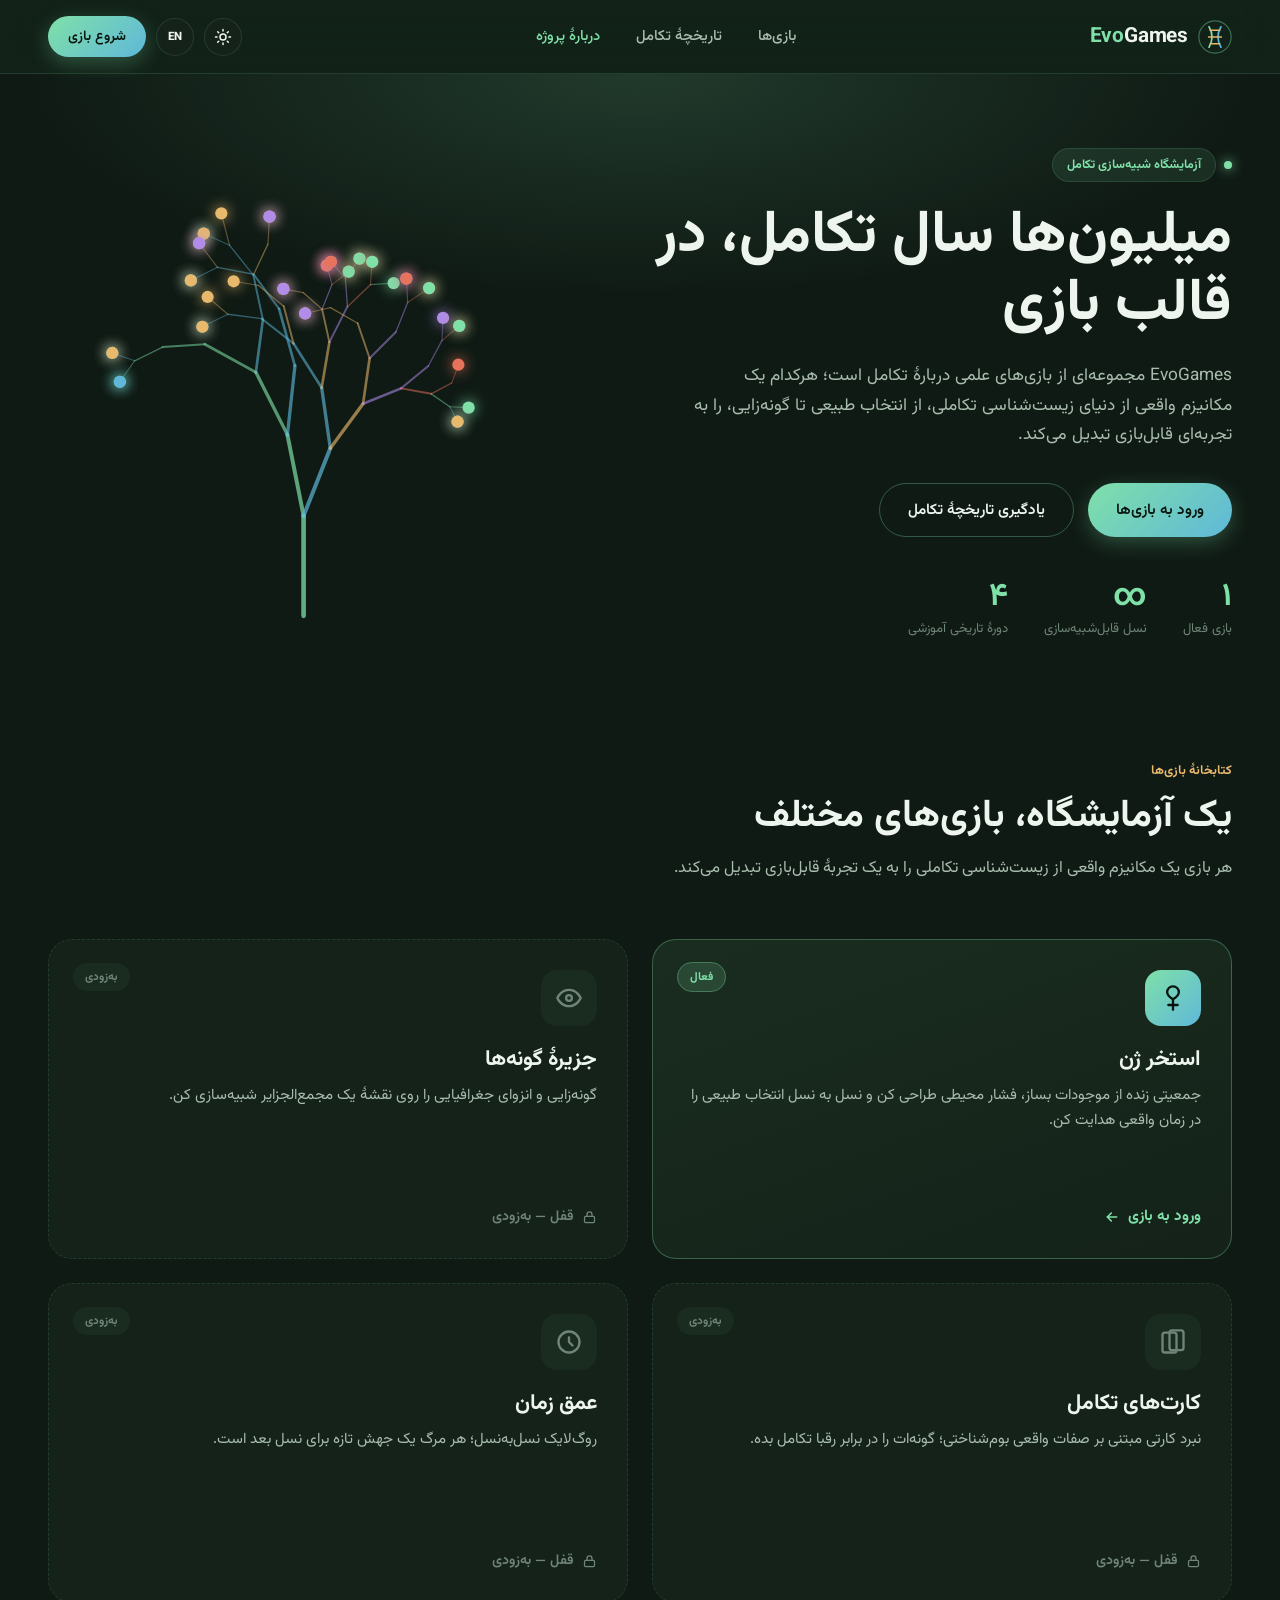
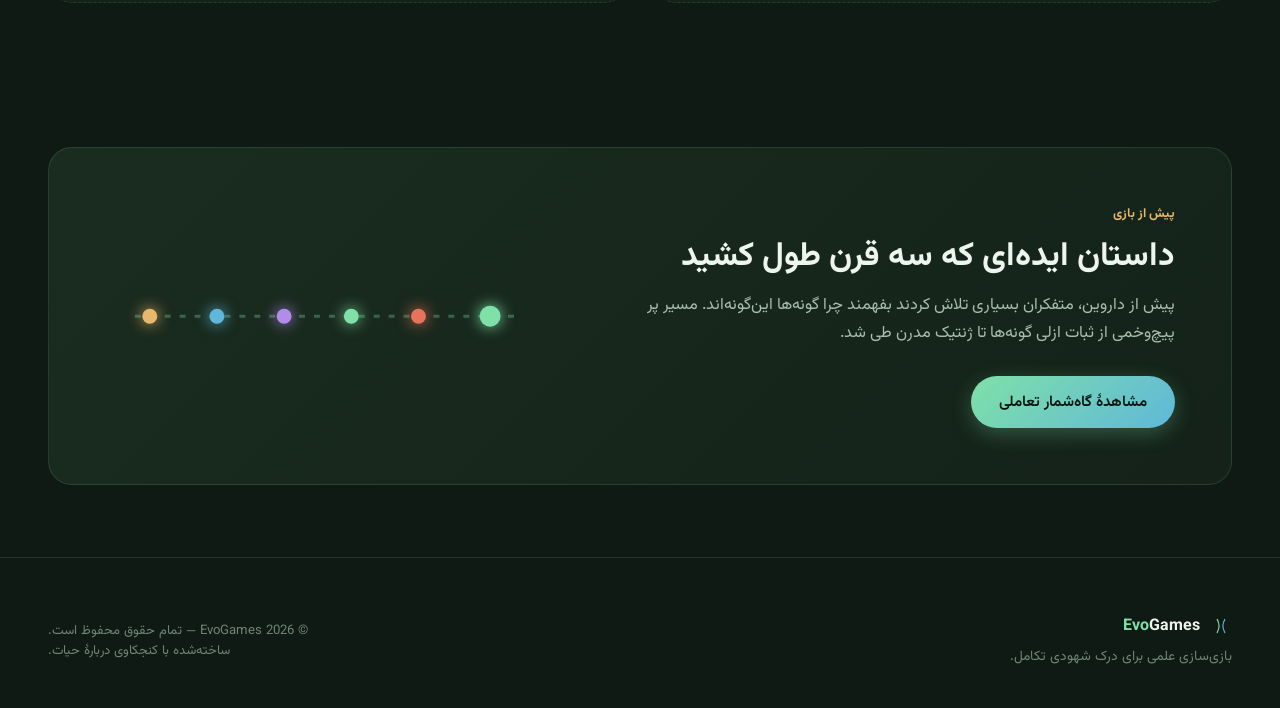
<file: index.html>
<!DOCTYPE html>
<html lang="fa" dir="rtl">
<head>
<meta charset="UTF-8">
<meta name="viewport" content="width=device-width, initial-scale=1.0">
<title data-i18n="meta.title">EvoGames — بازی‌های تکامل</title>
<meta name="description" content="EvoGames: مجموعه بازی‌های علمی گیمیفای‌شده دربارهٔ تکامل و انتخاب طبیعی">
<link rel="icon" type="image/svg+xml" href="favicon.svg">

<link rel="preconnect" href="https://fonts.googleapis.com">
<link rel="preconnect" href="https://fonts.gstatic.com" crossorigin>
<link href="https://fonts.googleapis.com/css2?family=Fraunces:ital,opsz,wght@0,9..144,400;0,9..144,600;0,9..144,700;1,9..144,500&family=Space+Grotesk:wght@400;500;600;700&family=JetBrains+Mono:wght@400;500&family=Vazirmatn:wght@400;500;600;700;800&display=swap" rel="stylesheet">

<link rel="stylesheet" href="css/tokens.css">
<link rel="stylesheet" href="css/base.css">
<link rel="stylesheet" href="css/home.css">
</head>
<body>

<!-- ============ NAVBAR ============ -->
<header class="navbar">
  <div class="container navbar-inner">
    <a href="index.html" class="brand">
      <svg class="brand-mark" viewBox="0 0 40 40" fill="none">
        <circle cx="20" cy="20" r="19" stroke="var(--green-glow)" stroke-width="1.4" opacity="0.4"/>
        <path d="M13 8 Q20 20 13 32" stroke="var(--green-glow)" stroke-width="2" fill="none" stroke-linecap="round"/>
        <path d="M27 8 Q20 20 27 32" stroke="var(--ocean)" stroke-width="2" fill="none" stroke-linecap="round"/>
        <line x1="14.4" y1="12" x2="25.6" y2="12" stroke="var(--amber)" stroke-width="1.6" stroke-linecap="round"/>
        <line x1="12.4" y1="20" x2="27.6" y2="20" stroke="var(--amber)" stroke-width="1.6" stroke-linecap="round"/>
        <line x1="14.4" y1="28" x2="25.6" y2="28" stroke="var(--amber)" stroke-width="1.6" stroke-linecap="round"/>
      </svg>
      <span><span class="brand-name-evo">Evo</span>Games</span>
    </a>

    <nav class="nav-links">
      <a href="index.html#games" class="nav-link active" data-i18n="nav.games">بازی‌ها</a>
      <a href="learn.html" class="nav-link" data-i18n="nav.learn">تاریخچهٔ تکامل</a>
      <a href="index.html#about" class="nav-link" data-i18n="nav.about">دربارهٔ پروژه</a>
    </nav>

    <div class="nav-actions">
      <button class="icon-btn mobile-menu-btn" data-action="toggle-mobile-menu" aria-label="Menu">
        <svg viewBox="0 0 24 24" fill="none" stroke="currentColor" stroke-width="2" stroke-linecap="round"><path d="M4 6h16M4 12h16M4 18h16"/></svg>
      </button>
      <button class="icon-btn" data-action="toggle-theme" aria-label="Toggle theme" title="Theme">
        <svg class="icon-sun" viewBox="0 0 24 24" fill="none" stroke="currentColor" stroke-width="2" stroke-linecap="round">
          <circle cx="12" cy="12" r="4"/>
          <path d="M12 2v2M12 20v2M4.9 4.9l1.4 1.4M17.7 17.7l1.4 1.4M2 12h2M20 12h2M4.9 19.1l1.4-1.4M17.7 6.3l1.4-1.4"/>
        </svg>
      </button>
      <button class="icon-btn" data-action="toggle-lang" aria-label="Toggle language" title="Language">
        <span class="lang-toggle-label" style="font-size:0.72rem; font-weight:800;">EN</span>
      </button>
      <a href="games/gene-pool/index.html" class="btn btn-primary" data-i18n="nav.play" style="padding:10px 20px; font-size:0.86rem;">شروع بازی</a>
    </div>
  </div>

  <div class="mobile-menu-dropdown" id="mobileMenuDropdown">
    <a href="index.html#games" class="mobile-menu-link" data-i18n="nav.games">بازی‌ها</a>
    <a href="learn.html" class="mobile-menu-link" data-i18n="nav.learn">تاریخچهٔ تکامل</a>
    <a href="index.html#about" class="mobile-menu-link" data-i18n="nav.about">دربارهٔ پروژه</a>
  </div>
</header>

<!-- ============ HERO ============ -->
<section class="hero">
  <div class="container hero-inner">
    <div class="hero-content">
      <div class="hero-eyebrow">
        <span class="dot"></span>
        <span class="chip" data-i18n="hero.eyebrow">آزمایشگاه شبیه‌سازی تکامل</span>
      </div>
      <h1 class="hero-title reveal">
        <span data-i18n="hero.title">زندگی را از نو، هزار نسل در یک بعدازظهر بساز</span>
      </h1>
      <p class="hero-subtitle reveal" data-i18n="hero.subtitle">
        EvoGames مجموعه‌ای از بازی‌های علمی دربارهٔ تکامل است. جمعیتی از موجودات بساز، فشار محیطی وارد کن، جهش را تماشا کن و ببین انتخاب طبیعی با نسل‌های تو چه می‌کند.
      </p>
      <div class="hero-ctas reveal">
        <a href="#games" class="btn btn-primary">
          <span data-i18n="hero.cta_primary">ورود به بازی‌ها</span>
        </a>
        <a href="learn.html" class="btn btn-ghost">
          <span data-i18n="hero.cta_secondary">یادگیری تاریخچهٔ تکامل</span>
        </a>
      </div>
      <div class="hero-stats reveal">
        <div class="hero-stat"><div class="hero-stat-num" data-i18n="hero.stat1_num">۱</div><div class="hero-stat-label" data-i18n="hero.stat1_label">بازی فعال</div></div>
        <div class="hero-stat"><div class="hero-stat-num" data-i18n="hero.stat2_num">∞</div><div class="hero-stat-label" data-i18n="hero.stat2_label">نسل قابل‌شبیه‌سازی</div></div>
        <div class="hero-stat"><div class="hero-stat-num" data-i18n="hero.stat3_num">۴</div><div class="hero-stat-label" data-i18n="hero.stat3_label">دورهٔ تاریخی آموزشی</div></div>
      </div>
    </div>

    <div class="hero-visual" id="heroVisual" aria-hidden="true"></div>
  </div>
</section>

<!-- ============ GAMES ============ -->
<section class="section" id="games">
  <div class="container">
    <div class="section-header reveal">
      <span class="section-eyebrow" data-i18n="section_games.eyebrow">کتابخانهٔ بازی‌ها</span>
      <h2 class="section-title" data-i18n="section_games.title">یک آزمایشگاه، بازی‌های مختلف</h2>
      <p class="section-subtitle" data-i18n="section_games.subtitle">هر بازی یک مکانیزم واقعی از زیست‌شناسی تکاملی را به یک تجربهٔ قابل‌بازی تبدیل می‌کند.</p>
    </div>

    <div class="games-grid">
      <!-- Game 1: LIVE -->
      <a href="games/gene-pool/index.html" class="card game-card game-card-live reveal">
        <span class="game-card-tag"><span class="tag-live" data-i18n="section_games.game1_tag">فعال</span></span>
        <div class="game-card-icon">
          <svg viewBox="0 0 24 24" fill="none" stroke="currentColor" stroke-width="2" stroke-linecap="round" stroke-linejoin="round">
            <path d="M12 2a5 5 0 0 0-5 5c0 3 5 6 5 6s5-3 5-6a5 5 0 0 0-5-5Z"/>
            <path d="M12 13v9"/><path d="M8 18h8"/>
          </svg>
        </div>
        <h3 class="game-card-title" data-i18n="section_games.game1_title">استخر ژن</h3>
        <p class="game-card-desc" data-i18n="section_games.game1_desc">جمعیتی زنده از موجودات بساز، فشار محیطی طراحی کن و نسل به نسل انتخاب طبیعی را در زمان واقعی هدایت کن.</p>
        <span class="game-card-cta">
          <span data-i18n="section_games.game1_cta">ورود به بازی</span>
          <svg viewBox="0 0 24 24" fill="none" stroke="currentColor" stroke-width="2.4" stroke-linecap="round"><path d="M5 12h14M13 6l6 6-6 6"/></svg>
        </span>
      </a>

      <!-- Game 2: locked -->
      <div class="card game-card game-card-locked reveal">
        <span class="game-card-tag"><span class="tag-soon" data-i18n="section_games.soon_tag">به‌زودی</span></span>
        <div class="game-card-icon">
          <svg viewBox="0 0 24 24" fill="none" stroke="currentColor" stroke-width="2" stroke-linecap="round" stroke-linejoin="round">
            <path d="M2 12s3-7 10-7 10 7 10 7-3 7-10 7-10-7-10-7Z"/><circle cx="12" cy="12" r="2.5"/>
          </svg>
        </div>
        <h3 class="game-card-title" data-i18n="section_games.game2_title">جزیرهٔ گونه‌ها</h3>
        <p class="game-card-desc" data-i18n="section_games.game2_desc">گونه‌زایی و انزوای جغرافیایی را روی نقشهٔ یک مجمع‌الجزایر شبیه‌سازی کن.</p>
        <span class="game-card-locked-cta">
          <svg viewBox="0 0 24 24" fill="none" stroke="currentColor" stroke-width="2" stroke-linecap="round"><rect x="4" y="10" width="16" height="10" rx="2"/><path d="M8 10V7a4 4 0 0 1 8 0v3"/></svg>
          <span data-i18n="section_games.locked">قفل — به‌زودی</span>
        </span>
      </div>

      <!-- Game 3: locked -->
      <div class="card game-card game-card-locked reveal">
        <span class="game-card-tag"><span class="tag-soon" data-i18n="section_games.soon_tag">به‌زودی</span></span>
        <div class="game-card-icon">
          <svg viewBox="0 0 24 24" fill="none" stroke="currentColor" stroke-width="2" stroke-linecap="round" stroke-linejoin="round">
            <rect x="3" y="4" width="12" height="17" rx="2"/><rect x="9" y="2" width="12" height="17" rx="2"/>
          </svg>
        </div>
        <h3 class="game-card-title" data-i18n="section_games.game3_title">کارت‌های تکامل</h3>
        <p class="game-card-desc" data-i18n="section_games.game3_desc">نبرد کارتی مبتنی بر صفات واقعی بوم‌شناختی؛ گونه‌ات را در برابر رقبا تکامل بده.</p>
        <span class="game-card-locked-cta">
          <svg viewBox="0 0 24 24" fill="none" stroke="currentColor" stroke-width="2" stroke-linecap="round"><rect x="4" y="10" width="16" height="10" rx="2"/><path d="M8 10V7a4 4 0 0 1 8 0v3"/></svg>
          <span data-i18n="section_games.locked">قفل — به‌زودی</span>
        </span>
      </div>

      <!-- Game 4: locked -->
      <div class="card game-card game-card-locked reveal">
        <span class="game-card-tag"><span class="tag-soon" data-i18n="section_games.soon_tag">به‌زودی</span></span>
        <div class="game-card-icon">
          <svg viewBox="0 0 24 24" fill="none" stroke="currentColor" stroke-width="2" stroke-linecap="round" stroke-linejoin="round">
            <path d="M12 8v4l3 3"/><circle cx="12" cy="12" r="9"/>
          </svg>
        </div>
        <h3 class="game-card-title" data-i18n="section_games.game4_title">عمق زمان</h3>
        <p class="game-card-desc" data-i18n="section_games.game4_desc">روگ‌لایک نسل‌به‌نسل؛ هر مرگ یک جهش تازه برای نسل بعد است.</p>
        <span class="game-card-locked-cta">
          <svg viewBox="0 0 24 24" fill="none" stroke="currentColor" stroke-width="2" stroke-linecap="round"><rect x="4" y="10" width="16" height="10" rx="2"/><path d="M8 10V7a4 4 0 0 1 8 0v3"/></svg>
          <span data-i18n="section_games.locked">قفل — به‌زودی</span>
        </span>
      </div>
    </div>
  </div>
</section>

<!-- ============ LEARN TEASER ============ -->
<section class="section" id="about">
  <div class="container">
    <div class="learn-teaser reveal">
      <div class="learn-teaser-content">
        <span class="section-eyebrow" data-i18n="section_learn_teaser.eyebrow">پیش از بازی</span>
        <h2 class="section-title" style="font-size: clamp(1.6rem, 2.6vw, 2.2rem);" data-i18n="section_learn_teaser.title">داستان ایده‌ای که سه قرن طول کشید</h2>
        <p class="section-subtitle" style="margin-bottom: 28px;" data-i18n="section_learn_teaser.subtitle">پیش از داروین، متفکران بسیاری تلاش کردند بفهمند چرا گونه‌ها این‌گونه‌اند. مسیر پر پیچ‌وخمی از ثبات ازلی گونه‌ها تا ژنتیک مدرن طی شد.</p>
        <a href="learn.html" class="btn btn-primary">
          <span data-i18n="section_learn_teaser.cta">مشاهدهٔ گاه‌شمار تعاملی</span>
        </a>
      </div>
      <div class="learn-teaser-visual" aria-hidden="true">
        <svg viewBox="0 0 300 220" fill="none">
          <line x1="20" y1="110" x2="280" y2="110" stroke="var(--border-strong)" stroke-width="2" stroke-dasharray="4 6"/>
          <g id="teaserDots"></g>
        </svg>
      </div>
    </div>
  </div>
</section>

<!-- ============ FOOTER ============ -->
<footer class="site-footer">
  <div class="container footer-inner">
    <div>
      <div class="footer-brand">
        <svg width="22" height="22" viewBox="0 0 40 40" fill="none">
          <path d="M13 8 Q20 20 13 32" stroke="var(--green-glow)" stroke-width="2" fill="none" stroke-linecap="round"/>
          <path d="M27 8 Q20 20 27 32" stroke="var(--ocean)" stroke-width="2" fill="none" stroke-linecap="round"/>
        </svg>
        <span><span class="brand-name-evo">Evo</span>Games</span>
      </div>
      <p class="footer-tagline" data-i18n="footer.tagline">بازی‌سازی علمی برای درک شهودی تکامل.</p>
    </div>
    <div class="footer-meta">
      <div>© 2026 EvoGames — <span data-i18n="footer.rights">تمام حقوق محفوظ است.</span></div>
      <div data-i18n="footer.made">ساخته‌شده با کنجکاوی دربارهٔ حیات.</div>
    </div>
  </div>
</footer>

<script src="js/dictionary.js"></script>
<script src="js/i18n.js"></script>
<script src="js/navbar-common.js"></script>
<script src="js/home.js"></script>
</body>
</html>
</file>
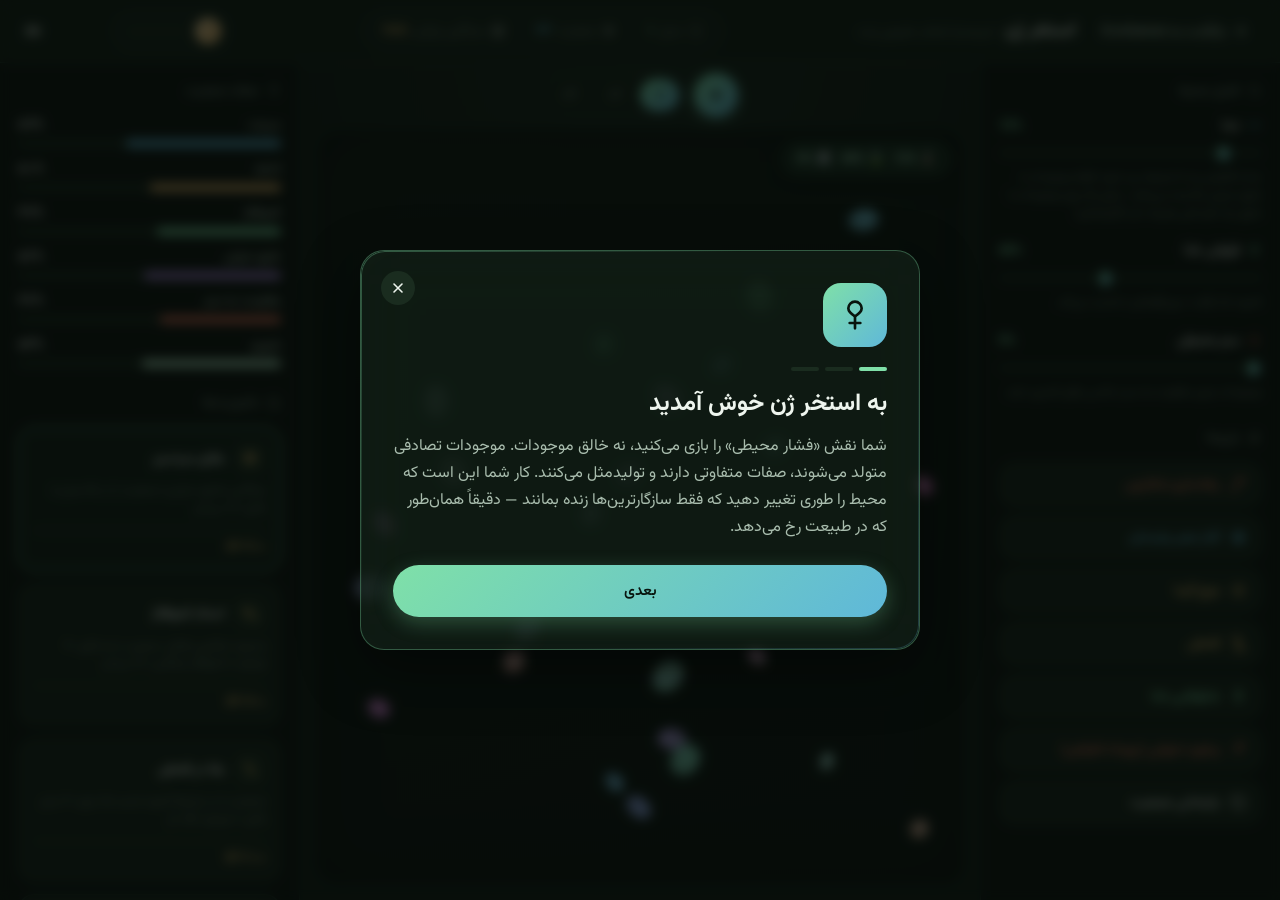
<file: games/gene-pool/index.html>
<!DOCTYPE html>
<html lang="fa" dir="rtl">
<head>
<meta charset="UTF-8">
<meta name="viewport" content="width=device-width, initial-scale=1.0, maximum-scale=1.0, user-scalable=no">
<title data-i18n="game.title">استخر ژن — EvoGames</title>
<meta name="description" content="شبیه‌ساز زندهٔ انتخاب طبیعی">
<link rel="icon" type="image/svg+xml" href="../../favicon.svg">

<link rel="preconnect" href="https://fonts.googleapis.com">
<link rel="preconnect" href="https://fonts.gstatic.com" crossorigin>
<link href="https://fonts.googleapis.com/css2?family=Fraunces:ital,opsz,wght@0,9..144,400;0,9..144,600;0,9..144,700;1,9..144,500&family=Space+Grotesk:wght@400;500;600;700&family=JetBrains+Mono:wght@400;500&family=Vazirmatn:wght@400;500;600;700;800&display=swap" rel="stylesheet">

<link rel="stylesheet" href="../../css/tokens.css">
<link rel="stylesheet" href="../../css/base.css">
<link rel="stylesheet" href="css/game.css">
</head>
<body class="game-body">

<!-- ============ TOPBAR ============ -->
<header class="game-topbar">
  <div class="game-topbar-left">
    <a href="../../index.html" class="back-link">
      <svg viewBox="0 0 24 24" fill="none" stroke="currentColor" stroke-width="2.2" stroke-linecap="round" stroke-linejoin="round"><path d="M19 12H5M12 19l-7-7 7-7"/></svg>
      <span data-i18n="game.back">بازگشت</span>
    </a>
    <button class="icon-btn panel-toggle-btn" data-action="toggle-panel-left" aria-label="Controls">
      <svg viewBox="0 0 24 24" fill="none" stroke="currentColor" stroke-width="2" stroke-linecap="round"><path d="M4 6h16M4 12h16M4 18h16"/></svg>
    </button>
    <div class="game-title-block">
      <h1 data-i18n="game.title">استخر ژن</h1>
      <span class="subtitle" data-i18n="game.subtitle">شبیه‌ساز انتخاب طبیعی زنده</span>
    </div>
  </div>

  <div class="hud-strip">
    <span class="hud-chip gen">
      <svg viewBox="0 0 24 24" fill="none" stroke="currentColor" stroke-width="2"><path d="M12 2v4M12 18v4M4.9 4.9l2.8 2.8M16.3 16.3l2.8 2.8M2 12h4M18 12h4M4.9 19.1l2.8-2.8M16.3 7.7l2.8-2.8"/></svg>
      <span class="lbl" data-i18n="game.hud_generation">نسل</span> <b id="hudGeneration">1</b>
    </span>
    <span class="hud-chip pop">
      <svg viewBox="0 0 24 24" fill="none" stroke="currentColor" stroke-width="2"><circle cx="9" cy="8" r="3"/><circle cx="17" cy="10" r="2.4"/><path d="M3 20c0-3.3 2.7-6 6-6s6 2.7 6 6M14 20c0-2.2.9-4.2 2.3-5.6"/></svg>
      <span class="lbl" data-i18n="game.hud_population">جمعیت</span> <b id="hudPopulation">0</b>
    </span>
    <span class="hud-chip fit">
      <svg viewBox="0 0 24 24" fill="none" stroke="currentColor" stroke-width="2"><path d="M12 2 2 7l10 5 10-5-10-5Z"/><path d="M2 17l10 5 10-5M2 12l10 5 10-5"/></svg>
      <span class="lbl" data-i18n="game.hud_avg_fitness">برازش</span> <b id="hudFitness">0%</b>
    </span>
  </div>

  <div class="game-topbar-right">
    <div class="level-badge" title="Level">
      <div class="level-circle" id="levelCircle">1</div>
      <div class="level-xp-track"><div class="level-xp-fill" id="levelXpFill" style="width:0%"></div></div>
    </div>
    <button class="icon-btn" data-action="open-codex" aria-label="Codex" title="Codex">
      <svg viewBox="0 0 24 24" fill="none" stroke="currentColor" stroke-width="2" stroke-linecap="round" stroke-linejoin="round"><path d="M4 19.5A2.5 2.5 0 0 1 6.5 17H20"/><path d="M6.5 2H20v20H6.5A2.5 2.5 0 0 1 4 19.5v-15A2.5 2.5 0 0 1 6.5 2Z"/></svg>
    </button>
    <button class="icon-btn" data-action="open-onboard" aria-label="Tutorial" title="Tutorial">
      <svg viewBox="0 0 24 24" fill="none" stroke="currentColor" stroke-width="2" stroke-linecap="round" stroke-linejoin="round"><circle cx="12" cy="12" r="10"/><path d="M9.5 9a2.5 2.5 0 0 1 5 0c0 1.5-2.5 2-2.5 3.5"/><path d="M12 17h.01"/></svg>
    </button>
    <button class="icon-btn" data-action="toggle-theme" aria-label="Theme" title="Theme">
      <svg viewBox="0 0 24 24" fill="none" stroke="currentColor" stroke-width="2" stroke-linecap="round"><circle cx="12" cy="12" r="4"/><path d="M12 2v2M12 20v2M4.9 4.9l1.4 1.4M17.7 17.7l1.4 1.4M2 12h2M20 12h2M4.9 19.1l1.4-1.4M17.7 6.3l1.4-1.4"/></svg>
    </button>
    <button class="icon-btn" data-action="toggle-lang" aria-label="Language" title="Language">
      <span class="lang-toggle-label" style="font-size:0.72rem; font-weight:800;">EN</span>
    </button>
    <button class="icon-btn panel-toggle-btn" data-action="toggle-panel-right" aria-label="Missions">
      <svg viewBox="0 0 24 24" fill="none" stroke="currentColor" stroke-width="2" stroke-linecap="round" stroke-linejoin="round"><path d="M9 11l3 3L22 4"/><path d="M21 12v7a2 2 0 0 1-2 2H5a2 2 0 0 1-2-2V5a2 2 0 0 1 2-2h11"/></svg>
    </button>
  </div>
</header>

<div class="panel-scrim" id="panelScrim"></div>

<!-- ============ MAIN LAYOUT ============ -->
<div class="game-layout">

  <!-- LEFT PANEL: Environment controls -->
  <aside class="game-panel left" id="panelLeft">
    <div class="panel-section">
      <div class="panel-section-title">
        <svg viewBox="0 0 24 24" fill="none" stroke="currentColor" stroke-width="2" stroke-linecap="round" stroke-linejoin="round" width="14" height="14"><path d="M12 2a9 9 0 1 0 9 9c0-1.5-.5-3-1.5-4"/><path d="M12 2v4M12 8v.01"/></svg>
        <span data-i18n="game.controls_title">کنترل محیط</span>
      </div>

      <div class="control-item">
        <div class="control-label-row">
          <span class="control-label">
            <svg viewBox="0 0 24 24" fill="none" stroke="var(--ocean)" stroke-width="2"><path d="M3 12c2-4 4-4 6 0s4 4 6 0 4-4 6 0"/></svg>
            <span data-i18n="game.temp_label">دما</span>
          </span>
          <span class="control-value" id="tempValue">50%</span>
        </div>
        <input type="range" id="tempSlider" min="0" max="100" value="50">
        <div class="control-desc" data-i18n="game.temp_desc">دمای محیط را تغییر بده؛ موجودات باید عایق‌بندی یا اندازهٔ خود را تطبیق دهند.</div>
      </div>

      <div class="control-item">
        <div class="control-label-row">
          <span class="control-label">
            <svg viewBox="0 0 24 24" fill="none" stroke="var(--green-glow)" stroke-width="2"><path d="M12 2c-2 3-2 5 0 7 2-2 2-4 0-7Z"/><path d="M12 9v13M7 15c0-3 2-5 5-5M17 15c0-3-2-5-5-5"/></svg>
            <span data-i18n="game.food_label">فراوانی غذا</span>
          </span>
          <span class="control-value" id="foodValue">65%</span>
        </div>
        <input type="range" id="foodSlider" min="0" max="100" value="65">
        <div class="control-desc" data-i18n="game.food_desc">کمبود غذا رقابت درون‌گونه‌ای را تشدید می‌کند.</div>
      </div>

      <div class="control-item">
        <div class="control-label-row">
          <span class="control-label">
            <svg viewBox="0 0 24 24" fill="none" stroke="var(--coral)" stroke-width="2"><path d="M12 2v6M12 22v-6M4.2 7l5.2 3M14.6 14l5.2 3M4.2 17l5.2-3M14.6 10l5.2-3"/></svg>
            <span data-i18n="game.toxin_label">سم محیطی</span>
          </span>
          <span class="control-value" id="toxinValue">0%</span>
        </div>
        <input type="range" id="toxinSlider" min="0" max="100" value="0">
        <div class="control-desc" data-i18n="game.toxin_desc">موجودات بدون مقاومت به سم، شانس بقای کمتری دارند.</div>
      </div>
    </div>

    <div class="panel-section">
      <div class="panel-section-title">
        <svg viewBox="0 0 24 24" fill="none" stroke="currentColor" stroke-width="2" width="14" height="14"><path d="M13 2 3 14h7l-1 8 10-12h-7l1-8Z"/></svg>
        <span data-i18n="nav.games">رویدادها</span>
      </div>

      <button class="env-action-btn danger" id="btnPredator">
        <svg viewBox="0 0 24 24" fill="none" stroke="currentColor" stroke-width="2" stroke-linecap="round" stroke-linejoin="round"><path d="M4.5 16.5c-1.5 1.26-2 5-2 5s3.74-.5 5-2c.71-.84 1.68-2.5 2.3-3.86"/><path d="m17.5 6.5-1.86 1.86c-.58.58-1.36.9-2.18.9H10.5v-2.96c0-.82.32-1.6.9-2.18L13.26 2.4"/><path d="M8 12 6.5 10.5"/><circle cx="17.5" cy="6.5" r="2.5"/></svg>
        <span data-i18n="game.action_add_predator">رهاسازی شکارچی</span>
      </button>
      <button class="env-action-btn cool" id="btnIceAge">
        <svg viewBox="0 0 24 24" fill="none" stroke="currentColor" stroke-width="2" stroke-linecap="round" stroke-linejoin="round"><path d="M12 2v20M4.9 5.5l14.2 13M19.1 5.5 4.9 18.5M2 12h20"/></svg>
        <span data-i18n="game.action_ice_age">آغاز عصر یخبندان</span>
      </button>
      <button class="env-action-btn warn" id="btnHeatWave">
        <svg viewBox="0 0 24 24" fill="none" stroke="currentColor" stroke-width="2" stroke-linecap="round" stroke-linejoin="round"><circle cx="12" cy="12" r="4"/><path d="M12 2v2M12 20v2M4.9 4.9l1.4 1.4M17.7 17.7l1.4 1.4M2 12h2M20 12h2M4.9 19.1l1.4-1.4M17.7 6.3l1.4-1.4"/></svg>
        <span data-i18n="game.action_heat_wave">موج گرما</span>
      </button>
      <button class="env-action-btn warn" id="btnFamine">
        <svg viewBox="0 0 24 24" fill="none" stroke="currentColor" stroke-width="2" stroke-linecap="round" stroke-linejoin="round"><path d="M12 2c-2 3-2 5 0 7 2-2 2-4 0-7Z"/><path d="M12 9v13"/><line x1="4" y1="21" x2="20" y2="21"/><line x1="2" y1="2" x2="22" y2="22"/></svg>
        <span data-i18n="game.action_famine">قحطی</span>
      </button>
      <button class="env-action-btn good" id="btnBloom">
        <svg viewBox="0 0 24 24" fill="none" stroke="currentColor" stroke-width="2" stroke-linecap="round" stroke-linejoin="round"><path d="M12 2c-2 3-2 5 0 7 2-2 2-4 0-7ZM12 9v13M7 15c0-3 2-5 5-5M17 15c0-3-2-5-5-5"/></svg>
        <span data-i18n="game.action_bloom">شکوفایی غذا</span>
      </button>
      <button class="env-action-btn danger" id="btnMeteor">
        <svg viewBox="0 0 24 24" fill="none" stroke="currentColor" stroke-width="2" stroke-linecap="round" stroke-linejoin="round"><path d="M15 2 9 9l3 1-5 6 8-3-2-2 6-5-4-4Z"/></svg>
        <span data-i18n="game.action_meteor">برخورد شهابی</span>
      </button>
      <button class="env-action-btn" id="btnReset">
        <svg viewBox="0 0 24 24" fill="none" stroke="currentColor" stroke-width="2" stroke-linecap="round" stroke-linejoin="round"><path d="M3 12a9 9 0 1 0 3-6.7"/><path d="M3 4v5h5"/></svg>
        <span data-i18n="game.action_reset">بازنشانی جمعیت</span>
      </button>
    </div>
  </aside>

  <!-- CENTER: Simulation stage -->
  <main class="game-stage">
    <div class="stage-toolbar">
      <button class="play-pause-btn" id="playPauseBtn" aria-label="Play/Pause">
        <svg id="playIcon" viewBox="0 0 24 24" fill="currentColor"><path d="M8 5v14l11-7L8 5Z"/></svg>
        <svg id="pauseIcon" viewBox="0 0 24 24" fill="currentColor" style="display:none;"><rect x="6" y="5" width="4" height="14" rx="1"/><rect x="14" y="5" width="4" height="14" rx="1"/></svg>
      </button>
      <div class="sim-speed-group">
        <button class="sim-speed-btn active" data-speed="1" data-i18n="game.sim_speed_1">۱×</button>
        <button class="sim-speed-btn" data-speed="2" data-i18n="game.sim_speed_2">۲×</button>
        <button class="sim-speed-btn" data-speed="4" data-i18n="game.sim_speed_4">۴×</button>
      </div>
    </div>

    <div class="canvas-wrap">
      <canvas id="simCanvas"></canvas>

      <div class="season-badge">
        <span class="chip glass" id="envSummaryChip">🌡️ 50% · 🍃 65% · ☠️ 0%</span>
      </div>

      <div class="selected-creature-card glass-strong" id="selectedCard">
        <div class="scc-head">
          <span class="name" data-i18n="game.creature_selected">موجود انتخاب‌شده</span>
          <button class="close-btn" id="closeSelected"><svg viewBox="0 0 24 24" fill="none" stroke="currentColor" stroke-width="2.4" stroke-linecap="round"><path d="M6 6l12 12M18 6 6 18"/></svg></button>
        </div>
        <div class="scc-meta" id="sccMeta"><span data-i18n="game.generation_born">نسل تولد</span>: —</div>
        <div class="scc-fitness">
          <span data-i18n="game.fitness_score">امتیاز برازش</span>: <b id="sccFitness" style="color:var(--green-glow)">—</b>
        </div>
        <div id="sccTraits"></div>
      </div>
    </div>
  </main>

  <!-- RIGHT PANEL: Traits + Missions + Log -->
  <aside class="game-panel right" id="panelRight">
    <div class="panel-section">
      <div class="panel-section-title">
        <svg viewBox="0 0 24 24" fill="none" stroke="currentColor" stroke-width="2" width="14" height="14"><path d="M12 2a5 5 0 0 0-5 5c0 3 5 6 5 6s5-3 5-6a5 5 0 0 0-5-5Z"/><path d="M12 13v9M8 18h8"/></svg>
        <span data-i18n="game.panel_traits">صفات جمعیت</span>
      </div>
      <div id="populationTraits"></div>
    </div>

    <div class="panel-section">
      <div class="panel-section-title">
        <svg viewBox="0 0 24 24" fill="none" stroke="currentColor" stroke-width="2" width="14" height="14"><path d="M9 11l3 3L22 4"/><path d="M21 12v7a2 2 0 0 1-2 2H5a2 2 0 0 1-2-2V5a2 2 0 0 1 2-2h11"/></svg>
        <span data-i18n="game.panel_missions">مأموریت‌ها</span>
      </div>
      <div id="missionsList"></div>
    </div>

    <div class="panel-section">
      <div class="panel-section-title">
        <svg viewBox="0 0 24 24" fill="none" stroke="currentColor" stroke-width="2" width="14" height="14"><path d="M4 19.5A2.5 2.5 0 0 1 6.5 17H20"/><path d="M6.5 2H20v20H6.5A2.5 2.5 0 0 1 4 19.5v-15A2.5 2.5 0 0 1 6.5 2Z"/></svg>
        <span data-i18n="game.event_log_title">رویدادنامه</span>
      </div>
      <div class="event-log" id="eventLog">
        <div class="event-empty" data-i18n="game.empty_log">هنوز رویدادی ثبت نشده. شبیه‌سازی را آغاز کن.</div>
      </div>
    </div>
  </aside>
</div>

<!-- ============ XP TOAST ============ -->
<div class="xp-toast" id="xpToast"></div>

<!-- ============ ONBOARDING MODAL ============ -->
<div class="modal-overlay" id="onboardModal">
  <div class="modal-box glass-strong">
    <button class="modal-close" data-action="close-onboard"><svg viewBox="0 0 24 24" fill="none" stroke="currentColor" stroke-width="2.4" stroke-linecap="round"><path d="M6 6l12 12M18 6 6 18"/></svg></button>
    <div class="modal-icon-hero">
      <svg viewBox="0 0 24 24" fill="none" stroke="currentColor" stroke-width="2" stroke-linecap="round" stroke-linejoin="round"><path d="M12 2a5 5 0 0 0-5 5c0 3 5 6 5 6s5-3 5-6a5 5 0 0 0-5-5Z"/><path d="M12 13v9M8 18h8"/></svg>
    </div>
    <div class="onboard-steps">
      <div class="onboard-step-dot active" data-step="0"></div>
      <div class="onboard-step-dot" data-step="1"></div>
      <div class="onboard-step-dot" data-step="2"></div>
    </div>
    <h2 class="modal-title" data-i18n="game.onboard_title">به استخر ژن خوش آمدید</h2>
    <div class="modal-body">
      <p class="onboard-p active" data-step="0" data-i18n="game.onboard_p1">شما نقش «فشار محیطی» را بازی می‌کنید...</p>
      <p class="onboard-p" data-step="1" style="display:none" data-i18n="game.onboard_p2">هر موجود شش صفت ژنتیکی دارد...</p>
      <p class="onboard-p" data-step="2" style="display:none" data-i18n="game.onboard_p3">جهش‌های تصادفی گاهی صفات کاملاً تازه می‌سازند...</p>
    </div>
    <div class="modal-footer">
      <button class="btn btn-primary" id="onboardNextBtn" style="flex-grow:1;">
        <span data-i18n="game.onboard_start">بزن برویم</span>
      </button>
    </div>
  </div>
</div>

<!-- ============ CODEX MODAL ============ -->
<div class="modal-overlay" id="codexModal">
  <div class="modal-box glass-strong">
    <button class="modal-close" data-action="close-codex"><svg viewBox="0 0 24 24" fill="none" stroke="currentColor" stroke-width="2.4" stroke-linecap="round"><path d="M6 6l12 12M18 6 6 18"/></svg></button>
    <h2 class="modal-title" data-i18n="game.codex_title">دانشنامهٔ ژن</h2>
    <p style="margin-bottom:18px;" data-i18n="game.codex_intro">هر صفت یک مزیت و یک هزینه دارد. تعادل، کلید بقاست.</p>
    <div id="codexList"></div>
  </div>
</div>

<!-- ============ RESULT MODAL (mission complete/fail) ============ -->
<div class="modal-overlay" id="resultModal">
  <div class="modal-box glass-strong" style="max-width:420px; text-align:center;">
    <button class="modal-close" data-action="close-result"><svg viewBox="0 0 24 24" fill="none" stroke="currentColor" stroke-width="2.4" stroke-linecap="round"><path d="M6 6l12 12M18 6 6 18"/></svg></button>
    <div class="result-badge-ring" id="resultRing">
      <svg viewBox="0 0 24 24" fill="none" stroke="currentColor" stroke-width="2" stroke-linecap="round" stroke-linejoin="round" id="resultIcon"><path d="M9 11l3 3L22 4"/><path d="M21 12v7a2 2 0 0 1-2 2H5a2 2 0 0 1-2-2V5a2 2 0 0 1 2-2h11"/></svg>
    </div>
    <h2 class="result-title" id="resultTitle">Mission Complete</h2>
    <div class="result-xp-line" id="resultXpLine">+250 XP</div>
    <div class="modal-footer" style="justify-content:center;">
      <button class="btn btn-ghost" id="resultRetryBtn" data-i18n="game.retry_btn">تلاش دوباره</button>
      <button class="btn btn-primary" id="resultContinueBtn" data-i18n="game.continue_btn">ادامه</button>
    </div>
  </div>
</div>

<script src="../../js/dictionary.js"></script>
<script src="../../js/i18n.js"></script>
<script src="js/simulation.js"></script>
<script src="js/missions.js"></script>
<script src="js/renderer.js"></script>
<script src="js/ui.js"></script>
</body>
</html>
</file>
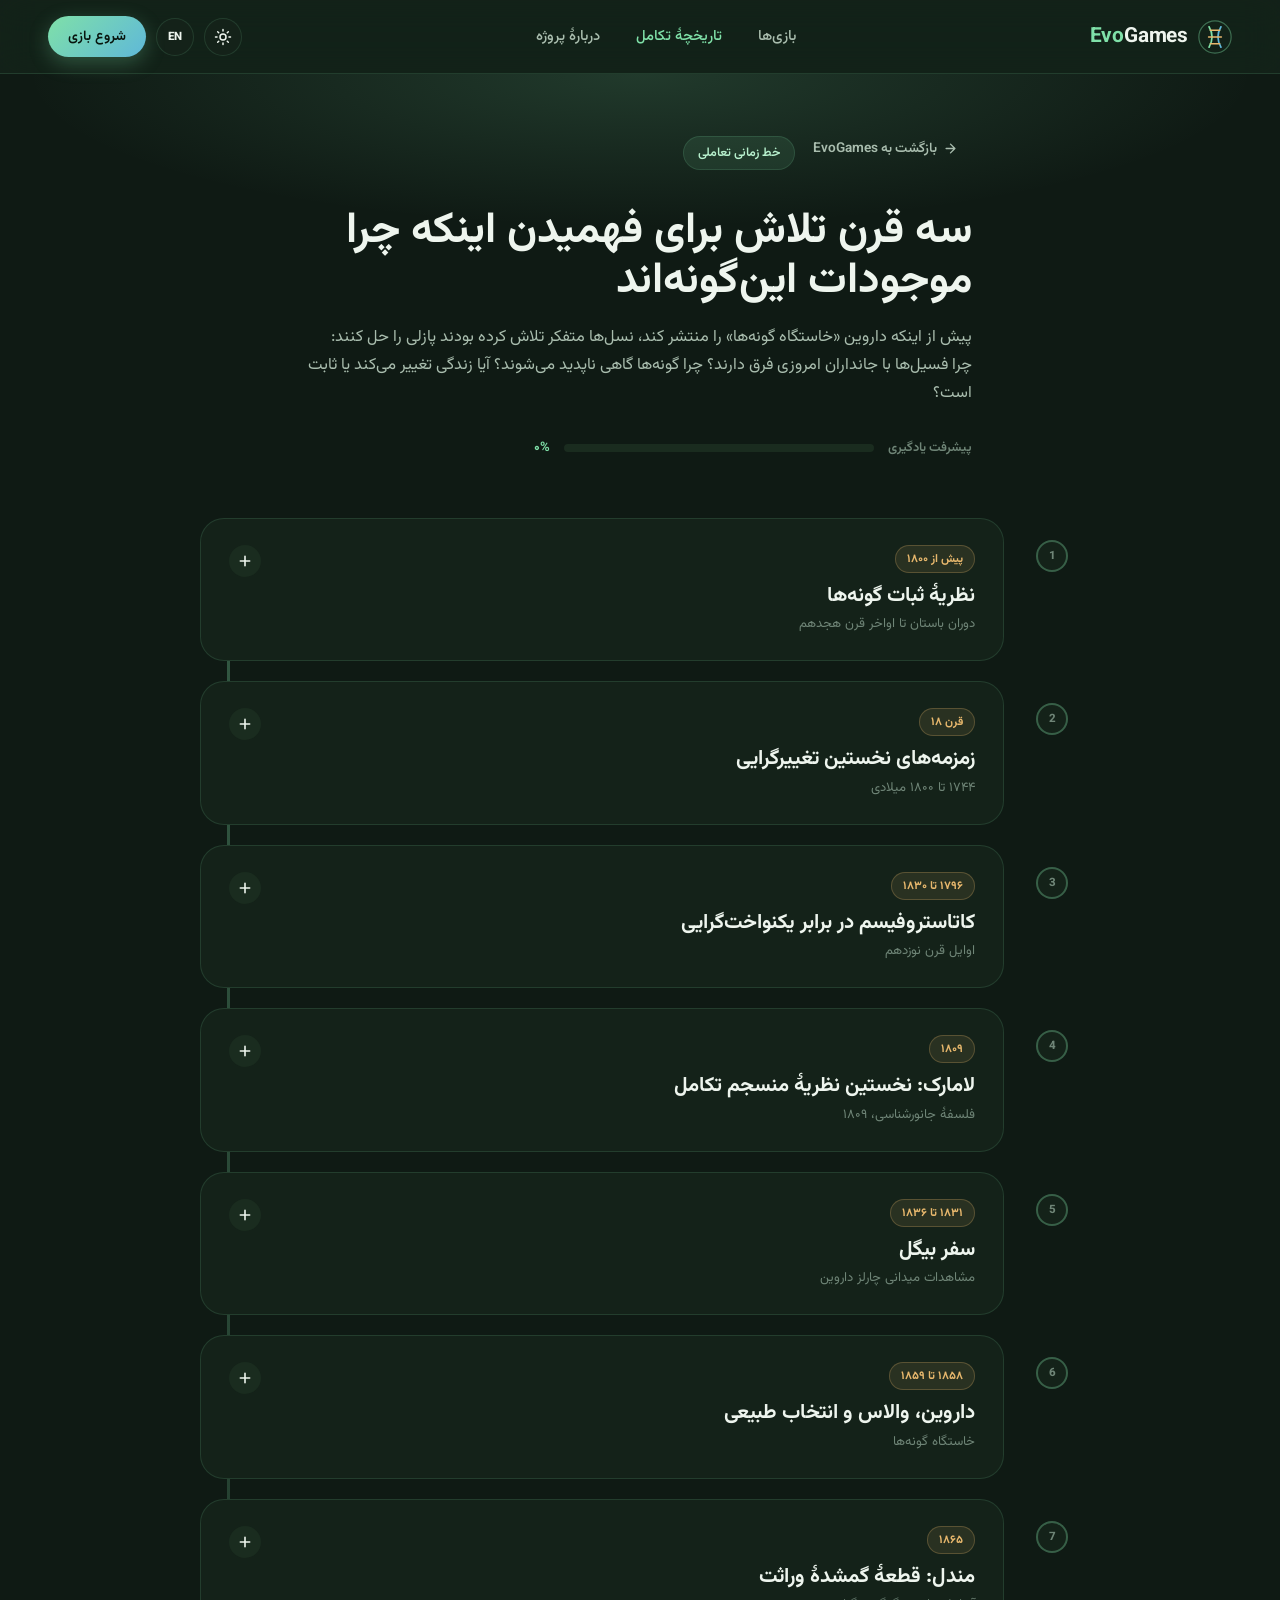
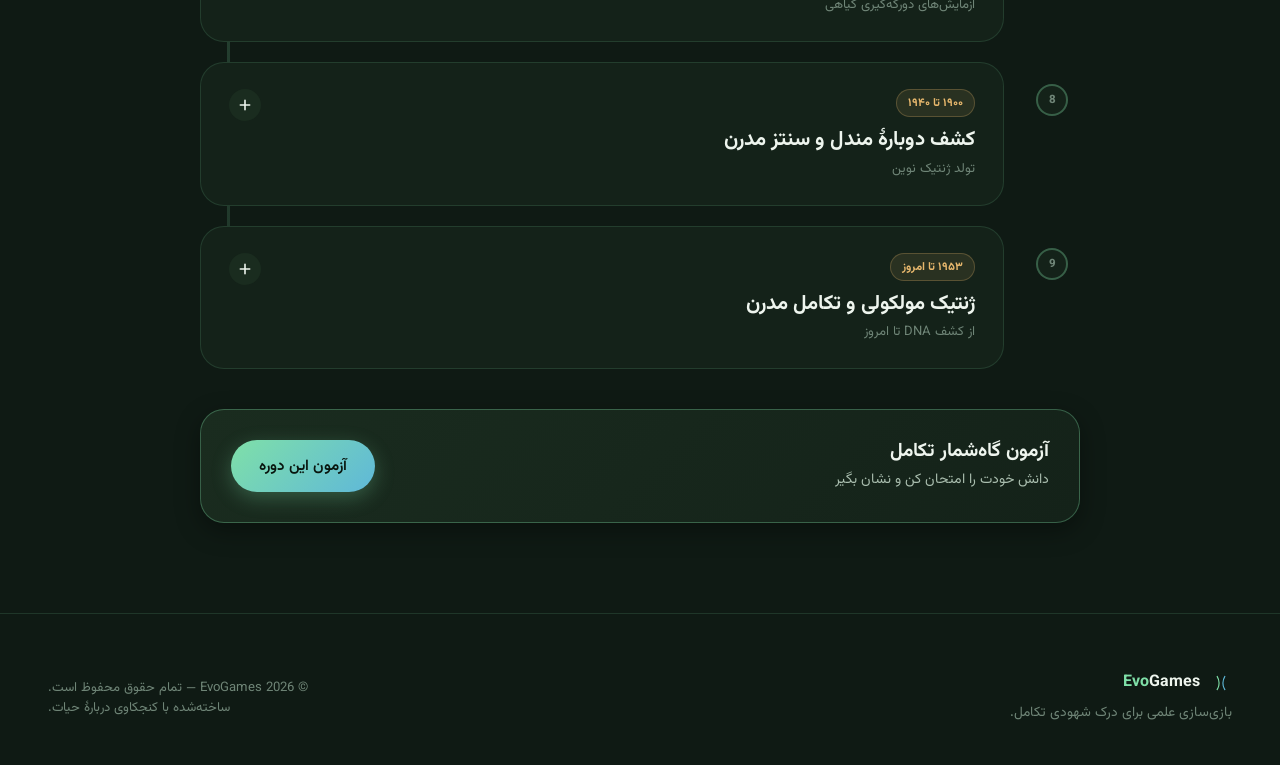
<file: learn.html>
<!DOCTYPE html>
<html lang="fa" dir="rtl">
<head>
<meta charset="UTF-8">
<meta name="viewport" content="width=device-width, initial-scale=1.0">
<title data-i18n="learn.hero_title">تاریخچهٔ تکامل — EvoGames</title>
<link rel="icon" type="image/svg+xml" href="favicon.svg">

<link rel="preconnect" href="https://fonts.googleapis.com">
<link rel="preconnect" href="https://fonts.gstatic.com" crossorigin>
<link href="https://fonts.googleapis.com/css2?family=Fraunces:ital,opsz,wght@0,9..144,400;0,9..144,600;0,9..144,700;1,9..144,500&family=Space+Grotesk:wght@400;500;600;700&family=JetBrains+Mono:wght@400;500&family=Vazirmatn:wght@400;500;600;700;800&display=swap" rel="stylesheet">

<link rel="stylesheet" href="css/tokens.css">
<link rel="stylesheet" href="css/base.css">
<link rel="stylesheet" href="css/home.css">
<link rel="stylesheet" href="css/learn.css">
</head>
<body>

<header class="navbar">
  <div class="container navbar-inner">
    <a href="index.html" class="brand">
      <svg class="brand-mark" viewBox="0 0 40 40" fill="none">
        <circle cx="20" cy="20" r="19" stroke="var(--green-glow)" stroke-width="1.4" opacity="0.4"/>
        <path d="M13 8 Q20 20 13 32" stroke="var(--green-glow)" stroke-width="2" fill="none" stroke-linecap="round"/>
        <path d="M27 8 Q20 20 27 32" stroke="var(--ocean)" stroke-width="2" fill="none" stroke-linecap="round"/>
        <line x1="14.4" y1="12" x2="25.6" y2="12" stroke="var(--amber)" stroke-width="1.6" stroke-linecap="round"/>
        <line x1="12.4" y1="20" x2="27.6" y2="20" stroke="var(--amber)" stroke-width="1.6" stroke-linecap="round"/>
        <line x1="14.4" y1="28" x2="25.6" y2="28" stroke="var(--amber)" stroke-width="1.6" stroke-linecap="round"/>
      </svg>
      <span><span class="brand-name-evo">Evo</span>Games</span>
    </a>
    <nav class="nav-links">
      <a href="index.html#games" class="nav-link" data-i18n="nav.games">بازی‌ها</a>
      <a href="learn.html" class="nav-link active" data-i18n="nav.learn">تاریخچهٔ تکامل</a>
      <a href="index.html#about" class="nav-link" data-i18n="nav.about">دربارهٔ پروژه</a>
    </nav>
    <div class="nav-actions">
      <button class="icon-btn mobile-menu-btn" data-action="toggle-mobile-menu" aria-label="Menu">
        <svg viewBox="0 0 24 24" fill="none" stroke="currentColor" stroke-width="2" stroke-linecap="round"><path d="M4 6h16M4 12h16M4 18h16"/></svg>
      </button>
      <button class="icon-btn" data-action="toggle-theme" aria-label="Theme">
        <svg viewBox="0 0 24 24" fill="none" stroke="currentColor" stroke-width="2" stroke-linecap="round"><circle cx="12" cy="12" r="4"/><path d="M12 2v2M12 20v2M4.9 4.9l1.4 1.4M17.7 17.7l1.4 1.4M2 12h2M20 12h2M4.9 19.1l1.4-1.4M17.7 6.3l1.4-1.4"/></svg>
      </button>
      <button class="icon-btn" data-action="toggle-lang" aria-label="Language">
        <span class="lang-toggle-label" style="font-size:0.72rem; font-weight:800;">EN</span>
      </button>
      <a href="games/gene-pool/index.html" class="btn btn-primary" data-i18n="nav.play" style="padding:10px 20px; font-size:0.86rem;">شروع بازی</a>
    </div>
  </div>

  <div class="mobile-menu-dropdown" id="mobileMenuDropdown">
    <a href="index.html#games" class="mobile-menu-link" data-i18n="nav.games">بازی‌ها</a>
    <a href="learn.html" class="mobile-menu-link" data-i18n="nav.learn">تاریخچهٔ تکامل</a>
    <a href="index.html#about" class="mobile-menu-link" data-i18n="nav.about">دربارهٔ پروژه</a>
  </div>
</header>

<section class="learn-header">
  <div class="container learn-header-inner">
    <a href="index.html" class="learn-back">
      <svg viewBox="0 0 24 24" fill="none" stroke="currentColor" stroke-width="2.2" stroke-linecap="round" stroke-linejoin="round"><path d="M19 12H5M12 19l-7-7 7-7"/></svg>
      <span data-i18n="learn.back_to_hub">بازگشت به EvoGames</span>
    </a>
    <span class="chip" data-i18n="learn.hero_eyebrow">خط زمانی تعاملی</span>
    <h1 class="learn-title" style="margin-top:16px;" data-i18n="learn.hero_title">سه قرن تلاش برای فهمیدن اینکه چرا موجودات این‌گونه‌اند</h1>
    <p class="learn-subtitle" data-i18n="learn.hero_subtitle">پیش از اینکه داروین «خاستگاه گونه‌ها» را منتشر کند...</p>

    <div class="progress-wrap">
      <span class="progress-label" data-i18n="learn.progress_label">پیشرفت یادگیری</span>
      <div class="progress-track"><div class="progress-fill" id="learnProgressFill"></div></div>
      <span class="progress-pct" id="learnProgressPct">0%</span>
    </div>
  </div>
</section>

<section class="timeline-section">
  <div class="container">
    <div class="timeline-rail" id="timelineRail">
      <!-- Era items injected by JS -->
    </div>

    <div class="quiz-cta-card glass">
      <div class="quiz-cta-text">
        <h3 data-i18n="learn.quiz_title">آزمون گاه‌شمار تکامل</h3>
        <p data-i18n="learn.quiz_subtitle">دانش خودت را امتحان کن و نشان بگیر</p>
      </div>
      <button class="btn btn-primary" id="openQuizBtn">
        <span data-i18n="learn.quiz_cta">آزمون این دوره</span>
      </button>
    </div>
  </div>
</section>

<footer class="site-footer">
  <div class="container footer-inner">
    <div>
      <div class="footer-brand">
        <svg width="22" height="22" viewBox="0 0 40 40" fill="none">
          <path d="M13 8 Q20 20 13 32" stroke="var(--green-glow)" stroke-width="2" fill="none" stroke-linecap="round"/>
          <path d="M27 8 Q20 20 27 32" stroke="var(--ocean)" stroke-width="2" fill="none" stroke-linecap="round"/>
        </svg>
        <span><span class="brand-name-evo">Evo</span>Games</span>
      </div>
      <p class="footer-tagline" data-i18n="footer.tagline">بازی‌سازی علمی برای درک شهودی تکامل.</p>
    </div>
    <div class="footer-meta">
      <div>© 2026 EvoGames — <span data-i18n="footer.rights">تمام حقوق محفوظ است.</span></div>
      <div data-i18n="footer.made">ساخته‌شده با کنجکاوی دربارهٔ حیات.</div>
    </div>
  </div>
</footer>

<!-- ============ QUIZ MODAL ============ -->
<div class="quiz-overlay" id="quizOverlay">
  <div class="quiz-box glass-strong" id="quizBox">
    <button class="quiz-close" id="quizCloseBtn"><svg viewBox="0 0 24 24" fill="none" stroke="currentColor" stroke-width="2.4" stroke-linecap="round"><path d="M6 6l12 12M18 6 6 18"/></svg></button>
    <div id="quizContent"></div>
  </div>
</div>

<script src="js/dictionary.js"></script>
<script src="js/i18n.js"></script>
<script src="js/navbar-common.js"></script>
<script src="js/learn-data.js"></script>
<script src="js/learn.js"></script>
</body>
</html>
</file>
<file: css/tokens.css>
/* ==========================================================================
   EvoGames — Design Tokens
   Palette: bio-luminescent forest greens, amber (amber fossil), deep ocean
   blue for data/science, coral for danger/extinction.
   ========================================================================== */

:root {
  /* ---- Dark theme (default) ---- */
  --bg-0: #0a120e;          /* deepest background */
  --bg-1: #0f1a14;          /* base page background */
  --bg-2: #142219;          /* raised surface */
  --bg-3: #1a2c1f;          /* card surface */
  --bg-glass: rgba(24, 41, 30, 0.55);
  --border-soft: rgba(127, 224, 168, 0.14);
  --border-strong: rgba(127, 224, 168, 0.32);

  --text-primary: #eef5ee;
  --text-secondary: #a9bdae;
  --text-tertiary: #6f8577;
  --text-inverse: #0a120e;

  --green-glow: #7fe0a8;    /* bioluminescent primary */
  --green-deep: #2d6a4f;    /* forest depth */
  --green-soft: #b7f0cd;
  --amber: #e8b86d;         /* amber fossil accent */
  --amber-soft: #f3d9a6;
  --ocean: #5fb8d9;         /* data / science blue */
  --ocean-soft: #a9def0;
  --coral: #e8735c;         /* danger / extinction */
  --coral-soft: #f2a595;
  --violet-mut: #b18ce8;    /* mutation / genetics accent */

  --grad-life: linear-gradient(135deg, #7fe0a8 0%, #5fb8d9 100%);
  --grad-amber: linear-gradient(135deg, #f3d9a6 0%, #e8b86d 100%);
  --grad-danger: linear-gradient(135deg, #f2a595 0%, #e8735c 100%);
  --grad-hero: radial-gradient(ellipse 80% 60% at 50% 0%, rgba(127,224,168,0.16), transparent 60%);

  --shadow-sm: 0 2px 8px rgba(0,0,0,0.28);
  --shadow-md: 0 8px 24px rgba(0,0,0,0.36);
  --shadow-lg: 0 20px 60px rgba(0,0,0,0.45);
  --shadow-glow: 0 0 32px rgba(127, 224, 168, 0.25);

  --radius-sm: 10px;
  --radius-md: 16px;
  --radius-lg: 24px;
  --radius-full: 999px;

  --ease-out: cubic-bezier(0.16, 1, 0.3, 1);
  --ease-spring: cubic-bezier(0.34, 1.56, 0.64, 1);
  --dur-fast: 150ms;
  --dur-med: 320ms;
  --dur-slow: 600ms;

  --font-display-en: "Fraunces", "Vazirmatn", serif;
  --font-body-en: "Space Grotesk", "Vazirmatn", sans-serif;
  --font-fa: "Vazirmatn", sans-serif;
  --font-mono: "JetBrains Mono", monospace;
}

[data-theme="light"] {
  --bg-0: #f7f4ec;
  --bg-1: #faf8f2;
  --bg-2: #f0ecdf;
  --bg-3: #e8e3d2;
  --bg-glass: rgba(250, 248, 242, 0.6);
  --border-soft: rgba(45, 106, 79, 0.16);
  --border-strong: rgba(45, 106, 79, 0.34);

  --text-primary: #17241a;
  --text-secondary: #3d5245;
  --text-tertiary: #6b7f70;
  --text-inverse: #f7f4ec;

  --green-glow: #2d8a5f;
  --green-deep: #1e5c3e;
  --green-soft: #dff2e6;
  --amber: #b8823a;
  --amber-soft: #f0dcb4;
  --ocean: #2884a8;
  --ocean-soft: #d3edf5;
  --coral: #c14f38;
  --coral-soft: #f5cec4;
  --violet-mut: #8158b8;

  --grad-hero: radial-gradient(ellipse 80% 60% at 50% 0%, rgba(45,106,79,0.10), transparent 60%);

  --shadow-sm: 0 2px 8px rgba(23,36,26,0.06);
  --shadow-md: 0 8px 24px rgba(23,36,26,0.08);
  --shadow-lg: 0 20px 60px rgba(23,36,26,0.12);
  --shadow-glow: 0 0 32px rgba(45, 138, 95, 0.18);
}

@media (prefers-reduced-motion: reduce) {
  *, *::before, *::after {
    animation-duration: 0.01ms !important;
    animation-iteration-count: 1 !important;
    transition-duration: 0.01ms !important;
    scroll-behavior: auto !important;
  }
}
</file>
<file: css/base.css>
/* ==========================================================================
   EvoGames — Base & Utilities
   ========================================================================== */

*, *::before, *::after { box-sizing: border-box; }
html { scroll-behavior: smooth; }

body {
  margin: 0;
  background: var(--bg-1);
  color: var(--text-primary);
  font-family: var(--font-body-en);
  transition: background var(--dur-med) var(--ease-out), color var(--dur-med) var(--ease-out);
  overflow-x: hidden;
  -webkit-font-smoothing: antialiased;
}

html[lang="fa"] body,
[dir="rtl"] body {
  font-family: var(--font-fa);
}

/* language visibility helpers: show only the active language's text nodes */
html[lang="en"] [data-fa-only] { display: none !important; }
html[lang="fa"] [data-en-only] { display: none !important; }

h1, h2, h3, h4 {
  font-family: var(--font-display-en);
  margin: 0;
  font-weight: 600;
  letter-spacing: -0.01em;
  line-height: 1.15;
}
html[lang="fa"] h1, html[lang="fa"] h2, html[lang="fa"] h3, html[lang="fa"] h4 {
  font-family: var(--font-fa);
  font-weight: 700;
  letter-spacing: 0;
}

p { line-height: 1.7; color: var(--text-secondary); margin: 0; }

a { color: inherit; text-decoration: none; }

button {
  font-family: inherit;
  cursor: pointer;
  border: none;
  background: none;
  color: inherit;
}

img, svg { display: block; max-width: 100%; }

::selection { background: var(--green-glow); color: var(--bg-0); }

::-webkit-scrollbar { width: 10px; height: 10px; }
::-webkit-scrollbar-track { background: var(--bg-1); }
::-webkit-scrollbar-thumb { background: var(--border-strong); border-radius: var(--radius-full); }
::-webkit-scrollbar-thumb:hover { background: var(--green-deep); }

.container {
  max-width: 1240px;
  margin: 0 auto;
  padding-inline: 28px;
}

.visually-hidden {
  position: absolute; width: 1px; height: 1px;
  overflow: hidden; clip: rect(0,0,0,0); white-space: nowrap;
}

/* Focus visibility */
:focus-visible {
  outline: 2px solid var(--green-glow);
  outline-offset: 3px;
  border-radius: 4px;
}

/* ---- Liquid glass surface ---- */
.glass {
  background: var(--bg-glass);
  backdrop-filter: blur(20px) saturate(150%);
  -webkit-backdrop-filter: blur(20px) saturate(150%);
  border: 1px solid var(--border-soft);
  box-shadow: var(--shadow-md);
}

.glass-strong {
  background: var(--bg-glass);
  backdrop-filter: blur(28px) saturate(160%);
  -webkit-backdrop-filter: blur(28px) saturate(160%);
  border: 1px solid var(--border-strong);
  box-shadow: var(--shadow-lg);
  position: relative;
}
.glass-strong::before {
  content: "";
  position: absolute; inset: 0;
  border-radius: inherit;
  padding: 1px;
  background: linear-gradient(135deg, rgba(127,224,168,0.35), transparent 40%, transparent 60%, rgba(95,184,217,0.25));
  -webkit-mask: linear-gradient(#fff 0 0) content-box, linear-gradient(#fff 0 0);
  -webkit-mask-composite: xor;
  mask-composite: exclude;
  pointer-events: none;
}

/* ---- Buttons ---- */
.btn {
  display: inline-flex;
  align-items: center;
  justify-content: center;
  gap: 10px;
  padding: 14px 28px;
  border-radius: var(--radius-full);
  font-weight: 600;
  font-size: 0.95rem;
  position: relative;
  isolation: isolate;
  overflow: hidden;
  transition: transform var(--dur-fast) var(--ease-spring), box-shadow var(--dur-med) var(--ease-out), border-color var(--dur-med);
  white-space: nowrap;
}
.btn:active { transform: scale(0.96); }

.btn-primary {
  background: var(--grad-life);
  color: #08150e;
  box-shadow: 0 6px 20px rgba(127,224,168,0.28);
}
.btn-primary:hover {
  transform: translateY(-2px);
  box-shadow: 0 10px 30px rgba(127,224,168,0.42);
}
.btn-primary::after {
  content: "";
  position: absolute; inset: 0;
  background: linear-gradient(120deg, transparent 30%, rgba(255,255,255,0.5) 50%, transparent 70%);
  transform: translateX(-120%);
  transition: transform var(--dur-slow) var(--ease-out);
  z-index: -1;
}
.btn-primary:hover::after { transform: translateX(120%); }

.btn-ghost {
  background: transparent;
  border: 1.5px solid var(--border-strong);
  color: var(--text-primary);
}
.btn-ghost:hover {
  border-color: var(--green-glow);
  background: rgba(127,224,168,0.08);
  transform: translateY(-2px);
}

.btn-glass {
  background: var(--bg-glass);
  backdrop-filter: blur(16px);
  -webkit-backdrop-filter: blur(16px);
  border: 1px solid var(--border-soft);
  color: var(--text-primary);
}
.btn-glass:hover {
  border-color: var(--border-strong);
  transform: translateY(-2px);
  box-shadow: var(--shadow-md);
}

.btn-icon {
  width: 44px; height: 44px; padding: 0;
  border-radius: var(--radius-full);
  display: inline-flex; align-items: center; justify-content: center;
}

.btn:disabled { opacity: 0.4; cursor: not-allowed; transform: none !important; }

/* ---- Badge / chip ---- */
.chip {
  display: inline-flex;
  align-items: center;
  gap: 6px;
  padding: 6px 14px;
  border-radius: var(--radius-full);
  font-size: 0.78rem;
  font-weight: 600;
  background: rgba(127,224,168,0.1);
  border: 1px solid var(--border-soft);
  color: var(--green-soft);
}

/* ---- Card ---- */
.card {
  background: var(--bg-2);
  border: 1px solid var(--border-soft);
  border-radius: var(--radius-lg);
  transition: transform var(--dur-med) var(--ease-out), border-color var(--dur-med), box-shadow var(--dur-med);
}

/* ---- Scroll reveal ---- */
.reveal {
  opacity: 0;
  transform: translateY(24px);
  transition: opacity 0.8s var(--ease-out), transform 0.8s var(--ease-out);
}
.reveal.in-view { opacity: 1; transform: translateY(0); }

/* ---- Progress ring ---- */
.ring-track { stroke: var(--border-soft); }
.ring-fill { stroke: var(--green-glow); transition: stroke-dashoffset 0.6s var(--ease-out); }

@keyframes pulse-glow {
  0%, 100% { box-shadow: 0 0 0 0 rgba(127,224,168,0.4); }
  50% { box-shadow: 0 0 0 10px rgba(127,224,168,0); }
}
@keyframes float-y {
  0%, 100% { transform: translateY(0); }
  50% { transform: translateY(-10px); }
}
@keyframes spin-slow {
  from { transform: rotate(0deg); }
  to { transform: rotate(360deg); }
}
@keyframes fade-in-up {
  from { opacity: 0; transform: translateY(16px); }
  to { opacity: 1; transform: translateY(0); }
}
@keyframes shimmer {
  0% { background-position: -200% 0; }
  100% { background-position: 200% 0; }
}
</file>
<file: css/home.css>
/* ==========================================================================
   EvoGames — Home / Hub Page
   ========================================================================== */

body { background: var(--bg-1); }

/* ---- Navbar ---- */
.navbar {
  position: sticky;
  top: 0;
  z-index: 100;
  padding: 16px 0;
  background: var(--bg-glass);
  backdrop-filter: blur(18px) saturate(140%);
  -webkit-backdrop-filter: blur(18px) saturate(140%);
  border-bottom: 1px solid var(--border-soft);
  transition: background var(--dur-med), border-color var(--dur-med);
}
.navbar-inner {
  display: flex;
  align-items: center;
  justify-content: space-between;
  gap: 20px;
}
.brand {
  display: flex;
  align-items: center;
  gap: 10px;
  font-family: var(--font-display-en);
  font-size: 1.3rem;
  font-weight: 700;
  letter-spacing: -0.01em;
}
html[lang="fa"] .brand { font-family: var(--font-fa); }
.brand-mark {
  width: 34px; height: 34px;
  flex-shrink: 0;
}
.brand-name-evo { color: var(--green-glow); }

.nav-links {
  display: flex;
  align-items: center;
  gap: 4px;
}
.nav-link {
  padding: 9px 16px;
  border-radius: var(--radius-full);
  font-size: 0.92rem;
  font-weight: 500;
  color: var(--text-secondary);
  transition: all var(--dur-fast) var(--ease-out);
  position: relative;
}
.nav-link:hover { color: var(--text-primary); background: rgba(127,224,168,0.08); }
.nav-link.active { color: var(--green-glow); }

.nav-actions { display: flex; align-items: center; gap: 10px; }

.toggle-pill {
  display: flex;
  align-items: center;
  gap: 6px;
  padding: 6px;
  border-radius: var(--radius-full);
  background: var(--bg-2);
  border: 1px solid var(--border-soft);
}
.toggle-pill button {
  padding: 6px 12px;
  border-radius: var(--radius-full);
  font-size: 0.82rem;
  font-weight: 700;
  color: var(--text-secondary);
  transition: all var(--dur-fast);
}
.icon-btn {
  width: 38px; height: 38px;
  border-radius: 50%;
  display: flex; align-items: center; justify-content: center;
  background: var(--bg-2);
  border: 1px solid var(--border-soft);
  color: var(--text-primary);
  transition: all var(--dur-fast) var(--ease-spring);
}
.icon-btn:hover { border-color: var(--green-glow); transform: translateY(-2px) rotate(-8deg); color: var(--green-glow); }
.icon-btn svg { width: 18px; height: 18px; }

.mobile-menu-btn { display: none; }

.mobile-menu-dropdown {
  display: none;
  flex-direction: column;
  gap: 2px;
  padding: 10px;
  background: var(--bg-glass);
  backdrop-filter: blur(18px) saturate(140%);
  -webkit-backdrop-filter: blur(18px) saturate(140%);
  border-bottom: 1px solid var(--border-soft);
}
.mobile-menu-dropdown.open { display: flex; }
.mobile-menu-link {
  padding: 12px 14px;
  border-radius: var(--radius-md);
  font-size: 0.92rem;
  font-weight: 600;
  color: var(--text-secondary);
  transition: all var(--dur-fast);
}
.mobile-menu-link:hover, .mobile-menu-link:active { background: rgba(127,224,168,0.1); color: var(--text-primary); }

/* ---- Hero ---- */
.hero {
  position: relative;
  padding: 64px 0 40px;
  overflow: hidden;
}
.hero::before {
  content: "";
  position: absolute; inset: 0;
  background: var(--grad-hero);
  pointer-events: none;
}
.hero-inner {
  position: relative;
  display: grid;
  grid-template-columns: 1.1fr 0.9fr;
  gap: 48px;
  align-items: center;
}
.hero-eyebrow {
  display: inline-flex;
  align-items: center;
  gap: 8px;
  margin-bottom: 22px;
}
.hero-eyebrow .dot {
  width: 8px; height: 8px; border-radius: 50%;
  background: var(--green-glow);
  box-shadow: 0 0 12px var(--green-glow);
  animation: pulse-glow 2.4s infinite;
}
.hero-eyebrow .chip { color: var(--green-glow); font-weight: 700; }
.hero-title {
  font-size: clamp(2.4rem, 4.6vw, 3.9rem);
  margin-bottom: 22px;
}
.hero-title .accent { color: var(--green-glow); font-style: italic; }
html[lang="fa"] .hero-title .accent { font-style: normal; }
.hero-subtitle {
  font-size: 1.08rem;
  max-width: 540px;
  margin-bottom: 34px;
}
.hero-ctas { display: flex; gap: 14px; flex-wrap: wrap; margin-bottom: 44px; }

.hero-stats { display: flex; gap: 36px; }
.hero-stat-num {
  font-family: var(--font-display-en);
  font-size: 2rem;
  font-weight: 700;
  color: var(--green-glow);
  line-height: 1;
}
html[lang="fa"] .hero-stat-num { font-family: var(--font-fa); }
.hero-stat-label { font-size: 0.82rem; color: var(--text-tertiary); margin-top: 6px; }

.hero-visual {
  position: relative;
  aspect-ratio: 1 / 1;
  display: flex; align-items: center; justify-content: center;
}
.hero-visual svg { width: 100%; height: 100%; }

/* ---- Section shared ---- */
.section { padding: 72px 0; }
.section-header { max-width: 640px; margin-bottom: 56px; }
.section-eyebrow {
  display: block;
  font-size: 0.8rem;
  font-weight: 700;
  letter-spacing: 0.08em;
  text-transform: uppercase;
  color: var(--amber);
  margin-bottom: 14px;
}
html[lang="fa"] .section-eyebrow { letter-spacing: 0; }
.section-title { font-size: clamp(1.8rem, 3vw, 2.6rem); margin-bottom: 16px; }
.section-subtitle { font-size: 1.02rem; max-width: 560px; }
.section-header.centered { margin-inline: auto; text-align: center; }

/* ---- Games grid ---- */
.games-grid {
  display: grid;
  grid-template-columns: repeat(2, 1fr);
  gap: 24px;
}
@media (max-width: 720px) {
  .games-grid { grid-template-columns: 1fr; }
}
.game-card {
  position: relative;
  padding: 30px;
  border-radius: var(--radius-lg);
  overflow: hidden;
  display: flex;
  flex-direction: column;
  min-height: 320px;
}
.game-card-live {
  background: linear-gradient(160deg, var(--bg-3), var(--bg-2));
  border: 1px solid var(--border-strong);
}
.game-card-live:hover {
  transform: translateY(-6px);
  box-shadow: var(--shadow-glow), var(--shadow-lg);
  border-color: var(--green-glow);
}
.game-card-locked {
  background: var(--bg-2);
  border: 1px dashed var(--border-soft);
  opacity: 0.72;
}
.game-card-locked:hover { opacity: 0.92; transform: translateY(-3px); }

.game-card-icon {
  width: 56px; height: 56px;
  border-radius: 16px;
  display: flex; align-items: center; justify-content: center;
  margin-bottom: 22px;
  background: var(--grad-life);
  color: #08150e;
}
.game-card-locked .game-card-icon {
  background: var(--bg-3);
  color: var(--text-tertiary);
}
.game-card-icon svg { width: 28px; height: 28px; }

.game-card-tag {
  position: absolute;
  top: 24px;
  inset-inline-end: 24px;
}
.tag-live {
  padding: 5px 12px;
  border-radius: var(--radius-full);
  font-size: 0.72rem;
  font-weight: 700;
  background: rgba(127,224,168,0.16);
  color: var(--green-glow);
  border: 1px solid var(--border-strong);
}
.tag-soon {
  padding: 5px 12px;
  border-radius: var(--radius-full);
  font-size: 0.72rem;
  font-weight: 700;
  background: var(--bg-3);
  color: var(--text-tertiary);
}

.game-card-title { font-size: 1.35rem; margin-bottom: 10px; }
.game-card-desc { font-size: 0.94rem; margin-bottom: 24px; flex-grow: 1; }
.game-card-cta {
  display: inline-flex;
  align-items: center;
  gap: 8px;
  font-weight: 700;
  color: var(--green-glow);
  font-size: 0.94rem;
}
.game-card-cta svg { width: 16px; height: 16px; transition: transform var(--dur-fast) var(--ease-spring); }
html[dir="rtl"] .game-card-cta svg { transform: scaleX(-1); }
.game-card-live:hover .game-card-cta svg { transform: translateX(4px); }
html[dir="rtl"] .game-card-live:hover .game-card-cta svg { transform: scaleX(-1) translateX(4px); }

.game-card-locked-cta {
  display: inline-flex; align-items: center; gap: 8px;
  font-size: 0.88rem; color: var(--text-tertiary); font-weight: 600;
}
.game-card-locked-cta svg { width: 15px; height: 15px; }

/* ---- Learn teaser ---- */
.learn-teaser {
  border-radius: var(--radius-lg);
  padding: 56px;
  position: relative;
  overflow: hidden;
  background: linear-gradient(135deg, var(--bg-3), var(--bg-2));
  border: 1px solid var(--border-soft);
  display: grid;
  grid-template-columns: 1.3fr 1fr;
  gap: 40px;
  align-items: center;
}
.learn-teaser-visual {
  position: relative;
  height: 220px;
  display: flex;
  align-items: center;
}
.learn-teaser-visual svg { width: 100%; height: auto; display: block; }

/* ---- Footer ---- */
.site-footer {
  padding: 56px 0 40px;
  border-top: 1px solid var(--border-soft);
}
.footer-inner {
  display: flex;
  justify-content: space-between;
  align-items: center;
  flex-wrap: wrap;
  gap: 20px;
}
.footer-brand { display: flex; align-items: center; gap: 10px; font-weight: 700; font-family: var(--font-display-en); }
html[lang="fa"] .footer-brand { font-family: var(--font-fa); }
.footer-tagline { font-size: 0.86rem; color: var(--text-tertiary); margin-top: 6px; }
.footer-meta { font-size: 0.82rem; color: var(--text-tertiary); text-align: end; }

/* ---- Responsive ---- */
@media (max-width: 900px) {
  .hero-inner { grid-template-columns: 1fr; }
  .hero-visual { max-width: 340px; margin: 0 auto; order: -1; }
  .nav-links { display: none; }
  .mobile-menu-btn { display: flex; }
  .learn-teaser { grid-template-columns: 1fr; padding: 36px 24px; }
  .learn-teaser-visual { order: -1; height: 160px; }
}
@media (max-width: 640px) {
  .navbar-inner { gap: 8px; }
  .nav-actions { gap: 6px; }
  .brand span { font-size: 1.05rem; }
  .brand-mark { width: 28px; height: 28px; }
  .icon-btn { width: 34px; height: 34px; }
  .icon-btn svg { width: 16px; height: 16px; }
  .nav-actions .btn-primary { padding: 9px 14px !important; font-size: 0.78rem !important; }
}
@media (max-width: 400px) {
  .nav-actions .btn-primary span { display: none; }
  .nav-actions .btn-primary::before {
    content: "▶";
    font-size: 0.8rem;
  }
  .nav-actions .btn-primary { padding: 9px 12px !important; }
}
@media (max-width: 560px) {
  .hero-stats { gap: 22px; flex-wrap: wrap; }
  .container { padding-inline: 18px; }
  .section { padding: 64px 0; }
}
</file>
<file: games/gene-pool/css/game.css>
/* ==========================================================================
   EvoGames — Gene Pool Game CSS
   ========================================================================== */

body.game-body {
  background: var(--bg-0);
  height: 100vh;
  overflow: hidden;
  display: flex;
  flex-direction: column;
}

/* ---- Game Topbar ---- */
.game-topbar {
  display: flex;
  align-items: center;
  justify-content: space-between;
  padding: 10px 20px;
  background: var(--bg-glass);
  backdrop-filter: blur(18px) saturate(140%);
  -webkit-backdrop-filter: blur(18px) saturate(140%);
  border-bottom: 1px solid var(--border-soft);
  z-index: 50;
  flex-shrink: 0;
  gap: 16px;
}
.game-topbar-left { display: flex; align-items: center; gap: 14px; min-width: 0; }
.back-link {
  display: inline-flex; align-items: center; gap: 6px;
  font-size: 0.84rem; font-weight: 600; color: var(--text-secondary);
  padding: 8px 12px; border-radius: var(--radius-full);
  transition: all var(--dur-fast);
  flex-shrink: 0;
}
.back-link:hover { color: var(--text-primary); background: rgba(127,224,168,0.08); }
.back-link svg { width: 16px; height: 16px; }
html[dir="rtl"] .back-link svg { transform: scaleX(-1); }

.game-title-block { display: flex; align-items: baseline; gap: 10px; min-width: 0; }
.game-title-block h1 { font-size: 1.15rem; white-space: nowrap; }
.game-title-block .subtitle { font-size: 0.78rem; color: var(--text-tertiary); white-space: nowrap; display: none; }
@media (min-width: 720px) { .game-title-block .subtitle { display: inline; } }

.game-topbar-right { display: flex; align-items: center; gap: 8px; flex-shrink: 0; }

.hud-strip {
  display: flex;
  align-items: center;
  gap: 6px;
  padding: 4px 6px;
  border-radius: var(--radius-full);
  background: var(--bg-2);
  border: 1px solid var(--border-soft);
  flex-wrap: nowrap;
  overflow-x: auto;
}
.hud-chip {
  display: flex; align-items: center; gap: 6px;
  padding: 6px 12px;
  border-radius: var(--radius-full);
  font-size: 0.78rem;
  white-space: nowrap;
}
.hud-chip svg { width: 14px; height: 14px; opacity: 0.7; }
.hud-chip b { font-weight: 700; color: var(--text-primary); font-variant-numeric: tabular-nums; }
.hud-chip .lbl { color: var(--text-tertiary); }
.hud-chip.gen b { color: var(--green-glow); }
.hud-chip.pop b { color: var(--ocean); }
.hud-chip.fit b { color: var(--amber); }

/* ---- Main Layout ---- */
.game-layout {
  flex-grow: 1;
  display: grid;
  grid-template-columns: 300px 1fr 300px;
  min-height: 0;
  gap: 0;
}
.game-panel {
  overflow-y: auto;
  padding: 18px;
  border-inline-start: 1px solid var(--border-soft);
}
.game-panel.left { border-inline-start: none; border-inline-end: 1px solid var(--border-soft); }

.panel-section { margin-bottom: 26px; }
.panel-section-title {
  font-size: 0.78rem;
  font-weight: 700;
  text-transform: uppercase;
  letter-spacing: 0.06em;
  color: var(--text-tertiary);
  margin-bottom: 14px;
  display: flex; align-items: center; gap: 8px;
}
html[lang="fa"] .panel-section-title { letter-spacing: 0; }

/* ---- Control sliders ---- */
.control-item { margin-bottom: 18px; }
.control-label-row { display: flex; justify-content: space-between; align-items: center; margin-bottom: 4px; }
.control-label { font-size: 0.86rem; font-weight: 600; display: flex; align-items: center; gap: 7px; }
.control-label svg { width: 15px; height: 15px; }
.control-value { font-size: 0.78rem; color: var(--green-glow); font-weight: 700; font-variant-numeric: tabular-nums; }
.control-desc { font-size: 0.74rem; color: var(--text-tertiary); margin-top: 4px; line-height: 1.5; }

input[type="range"] {
  -webkit-appearance: none;
  width: 100%;
  height: 6px;
  border-radius: var(--radius-full);
  background: var(--bg-3);
  outline: none;
  margin: 6px 0;
}
input[type="range"]::-webkit-slider-thumb {
  -webkit-appearance: none;
  width: 17px; height: 17px;
  border-radius: 50%;
  background: var(--grad-life);
  cursor: pointer;
  border: 2px solid var(--bg-0);
  box-shadow: 0 0 0 1px var(--border-strong), 0 2px 6px rgba(0,0,0,0.3);
  transition: transform var(--dur-fast) var(--ease-spring);
}
input[type="range"]::-webkit-slider-thumb:hover { transform: scale(1.15); }
input[type="range"]::-moz-range-thumb {
  width: 17px; height: 17px; border-radius: 50%;
  background: var(--grad-life); cursor: pointer; border: 2px solid var(--bg-0);
}

.env-action-btn {
  width: 100%;
  display: flex; align-items: center; gap: 10px;
  padding: 11px 14px;
  border-radius: var(--radius-md);
  background: var(--bg-2);
  border: 1px solid var(--border-soft);
  font-size: 0.85rem; font-weight: 600;
  margin-bottom: 8px;
  transition: all var(--dur-fast) var(--ease-out);
  text-align: start;
}
.env-action-btn:hover {
  border-color: var(--border-strong);
  background: var(--bg-3);
  transform: translateX(2px);
}
html[dir="rtl"] .env-action-btn:hover { transform: translateX(-2px); }
.env-action-btn svg { width: 17px; height: 17px; flex-shrink: 0; }
.env-action-btn.danger { color: var(--coral); }
.env-action-btn.danger:hover { border-color: var(--coral); background: rgba(232,115,92,0.08); }
.env-action-btn.warn { color: var(--amber); }
.env-action-btn.warn:hover { border-color: var(--amber); background: rgba(232,184,109,0.08); }
.env-action-btn.cool { color: var(--ocean); }
.env-action-btn.cool:hover { border-color: var(--ocean); background: rgba(95,184,217,0.08); }
.env-action-btn.good { color: var(--green-glow); }
.env-action-btn.good:hover { border-color: var(--green-glow); }

/* ---- Trait bars ---- */
.trait-bar-row { margin-bottom: 12px; }
.trait-bar-head { display: flex; justify-content: space-between; font-size: 0.78rem; margin-bottom: 5px; }
.trait-bar-head .name { color: var(--text-secondary); font-weight: 600; }
.trait-bar-head .val { color: var(--text-primary); font-weight: 700; font-variant-numeric: tabular-nums; }
.trait-bar-track { height: 7px; border-radius: var(--radius-full); background: var(--bg-3); overflow: hidden; }
.trait-bar-fill { height: 100%; border-radius: var(--radius-full); transition: width 0.5s var(--ease-out); }
.trait-bar-fill.speed { background: var(--ocean); }
.trait-bar-fill.size { background: var(--amber); }
.trait-bar-fill.camo { background: var(--green-glow); }
.trait-bar-fill.insulation { background: var(--violet-mut); }
.trait-bar-fill.toxinRes { background: var(--coral); }
.trait-bar-fill.fertility { background: var(--green-soft); }

/* ---- Center canvas area ---- */
.game-stage {
  position: relative;
  display: flex;
  flex-direction: column;
  min-height: 0;
  background:
    radial-gradient(ellipse 100% 60% at 50% 0%, rgba(127,224,168,0.05), transparent 60%),
    var(--bg-1);
}
.stage-toolbar {
  display: flex; align-items: center; justify-content: center; gap: 10px;
  padding: 10px;
  flex-shrink: 0;
}
.sim-speed-group {
  display: flex; gap: 4px;
  background: var(--bg-2);
  border: 1px solid var(--border-soft);
  border-radius: var(--radius-full);
  padding: 4px;
}
.sim-speed-btn {
  padding: 6px 14px;
  border-radius: var(--radius-full);
  font-size: 0.78rem; font-weight: 700;
  color: var(--text-tertiary);
  transition: all var(--dur-fast);
}
.sim-speed-btn.active { background: var(--grad-life); color: #08150e; }

.play-pause-btn {
  width: 44px; height: 44px;
  border-radius: 50%;
  background: var(--grad-life);
  color: #08150e;
  display: flex; align-items: center; justify-content: center;
  box-shadow: 0 4px 16px rgba(127,224,168,0.3);
  transition: transform var(--dur-fast) var(--ease-spring);
}
.play-pause-btn:hover { transform: scale(1.08); }
.play-pause-btn svg { width: 20px; height: 20px; }

.canvas-wrap {
  position: relative;
  flex-grow: 1;
  margin: 0 14px 14px;
  border-radius: var(--radius-lg);
  overflow: hidden;
  border: 1px solid var(--border-soft);
  background: linear-gradient(160deg, #0d1912, #0a140f);
  box-shadow: inset 0 0 60px rgba(0,0,0,0.35);
}
[data-theme="light"] .canvas-wrap { background: linear-gradient(160deg, #eef0e0, #e5e8d5); }
#simCanvas { display: block; width: 100%; height: 100%; cursor: pointer; }

.season-badge {
  position: absolute;
  top: 14px;
  inset-inline-start: 14px;
  z-index: 5;
}

.selected-creature-card {
  position: absolute;
  bottom: 14px;
  inset-inline-start: 14px;
  z-index: 5;
  width: 250px;
  padding: 16px;
  border-radius: var(--radius-md);
  opacity: 0;
  transform: translateY(10px);
  transition: all var(--dur-med) var(--ease-out);
  pointer-events: none;
}
.selected-creature-card.visible { opacity: 1; transform: translateY(0); pointer-events: auto; }
.scc-head { display: flex; justify-content: space-between; align-items: center; margin-bottom: 10px; }
.scc-head .name { font-weight: 700; font-size: 0.9rem; }
.scc-head .close-btn { width: 22px; height: 22px; display: flex; align-items: center; justify-content: center; border-radius: 50%; background: var(--bg-3); }
.scc-head .close-btn svg { width: 12px; height: 12px; }
.scc-meta { font-size: 0.72rem; color: var(--text-tertiary); margin-bottom: 10px; }
.scc-fitness { display: flex; align-items: center; gap: 8px; margin-bottom: 12px; font-size: 0.8rem; }
.scc-fitness .ring-mini { flex-shrink: 0; }

/* ---- Event log ---- */
.event-log { display: flex; flex-direction: column; gap: 6px; max-height: 220px; overflow-y: auto; }
.event-item {
  font-size: 0.76rem;
  padding: 8px 10px;
  border-radius: 9px;
  background: var(--bg-2);
  border-inline-start: 2px solid var(--border-soft);
  color: var(--text-secondary);
  animation: fade-in-up 0.3s var(--ease-out);
}
.event-item.type-birth { border-inline-start-color: var(--green-glow); }
.event-item.type-danger { border-inline-start-color: var(--coral); }
.event-item.type-mission { border-inline-start-color: var(--amber); }
.event-empty { font-size: 0.78rem; color: var(--text-tertiary); text-align: center; padding: 20px 0; }

/* ---- Mission cards ---- */
.mission-card {
  padding: 14px;
  border-radius: var(--radius-md);
  background: var(--bg-2);
  border: 1px solid var(--border-soft);
  margin-bottom: 12px;
  cursor: pointer;
  transition: all var(--dur-fast) var(--ease-out);
}
.mission-card:hover { border-color: var(--border-strong); }
.mission-card.active { border-color: var(--green-glow); background: rgba(127,224,168,0.06); }
.mission-card.done { opacity: 0.6; }
.mission-card-head { display: flex; align-items: center; gap: 10px; margin-bottom: 8px; }
.mission-icon {
  width: 32px; height: 32px; border-radius: 9px;
  background: var(--bg-3);
  display: flex; align-items: center; justify-content: center;
  flex-shrink: 0;
  color: var(--amber);
}
.mission-icon svg { width: 16px; height: 16px; }
.mission-card.done .mission-icon { background: var(--grad-life); color: #08150e; }
.mission-title { font-size: 0.84rem; font-weight: 700; }
.mission-desc { font-size: 0.74rem; color: var(--text-tertiary); margin-bottom: 10px; line-height: 1.5; }
.mission-progress-track { height: 5px; border-radius: var(--radius-full); background: var(--bg-3); overflow: hidden; }
.mission-progress-fill { height: 100%; background: var(--grad-life); border-radius: var(--radius-full); transition: width 0.4s var(--ease-out); }
.mission-xp { font-size: 0.7rem; color: var(--amber); font-weight: 700; margin-top: 6px; }

/* ---- Level/XP bar in topbar ---- */
.level-badge {
  display: flex; align-items: center; gap: 8px;
  padding: 6px 12px 6px 6px;
  border-radius: var(--radius-full);
  background: var(--bg-2);
  border: 1px solid var(--border-soft);
}
html[dir="rtl"] .level-badge { padding: 6px 6px 6px 12px; }
.level-circle {
  width: 26px; height: 26px; border-radius: 50%;
  background: var(--grad-amber);
  color: #2b1c04;
  display: flex; align-items: center; justify-content: center;
  font-size: 0.72rem; font-weight: 800;
  flex-shrink: 0;
}
.level-xp-track { width: 60px; height: 5px; border-radius: var(--radius-full); background: var(--bg-3); overflow: hidden; }
.level-xp-fill { height: 100%; background: var(--grad-amber); border-radius: var(--radius-full); transition: width 0.4s var(--ease-out); }

/* ---- Modals ---- */
.modal-overlay {
  position: fixed; inset: 0; z-index: 200;
  background: rgba(6,10,8,0.72);
  backdrop-filter: blur(6px);
  display: flex; align-items: center; justify-content: center;
  padding: 24px;
  opacity: 0;
  pointer-events: none;
  transition: opacity var(--dur-med) var(--ease-out);
}
.modal-overlay.open { opacity: 1; pointer-events: auto; }
.modal-box {
  width: 100%; max-width: 560px;
  max-height: 86vh;
  overflow-y: auto;
  border-radius: var(--radius-lg);
  padding: 32px;
  transform: scale(0.94) translateY(12px);
  transition: transform var(--dur-med) var(--ease-spring);
}
.modal-overlay.open .modal-box { transform: scale(1) translateY(0); }
.modal-close {
  position: absolute; top: 20px; inset-inline-end: 20px;
  width: 34px; height: 34px; border-radius: 50%;
  background: var(--bg-3);
  display: flex; align-items: center; justify-content: center;
}
.modal-close svg { width: 16px; height: 16px; }
.modal-box { position: relative; }
.modal-icon-hero {
  width: 64px; height: 64px; border-radius: 18px;
  background: var(--grad-life);
  color: #08150e;
  display: flex; align-items: center; justify-content: center;
  margin-bottom: 20px;
}
.modal-icon-hero svg { width: 32px; height: 32px; }
.modal-title { font-size: 1.5rem; margin-bottom: 14px; }
.modal-body p { margin-bottom: 14px; }
.modal-footer { display: flex; gap: 12px; margin-top: 24px; flex-wrap: wrap; }

.onboard-steps { display: flex; gap: 6px; margin-bottom: 20px; }
.onboard-step-dot { width: 28px; height: 4px; border-radius: 2px; background: var(--bg-3); transition: background var(--dur-fast); }
.onboard-step-dot.active { background: var(--green-glow); }

.codex-trait-item {
  padding: 14px; border-radius: var(--radius-md); background: var(--bg-2);
  border: 1px solid var(--border-soft); margin-bottom: 10px;
}
.codex-trait-head { display: flex; align-items: center; gap: 10px; margin-bottom: 8px; }
.codex-trait-dot { width: 12px; height: 12px; border-radius: 50%; flex-shrink: 0; }
.codex-trait-name { font-weight: 700; font-size: 0.92rem; }
.codex-trait-desc { font-size: 0.8rem; color: var(--text-secondary); line-height: 1.6; }
.codex-pro-con { display: flex; gap: 16px; margin-top: 8px; font-size: 0.75rem; }
.codex-pro { color: var(--green-glow); }
.codex-con { color: var(--coral); }

/* ---- Result modal (mission complete / failed) ---- */
.result-badge-ring {
  width: 96px; height: 96px; margin: 0 auto 20px;
  border-radius: 50%;
  display: flex; align-items: center; justify-content: center;
  position: relative;
}
.result-badge-ring.success { background: radial-gradient(circle, rgba(127,224,168,0.2), transparent 70%); }
.result-badge-ring.fail { background: radial-gradient(circle, rgba(232,115,92,0.2), transparent 70%); }
.result-badge-ring svg { width: 52px; height: 52px; }
.result-badge-ring.success svg { color: var(--green-glow); }
.result-badge-ring.fail svg { color: var(--coral); }
.result-title { text-align: center; font-size: 1.4rem; margin-bottom: 8px; }
.result-xp-line { text-align: center; color: var(--amber); font-weight: 700; margin-bottom: 20px; }

/* ---- XP toast ---- */
.xp-toast {
  position: fixed;
  top: 90px;
  left: 50%;
  transform: translateX(-50%) translateY(-20px);
  z-index: 300;
  padding: 12px 22px;
  border-radius: var(--radius-full);
  background: var(--grad-amber);
  color: #2b1c04;
  font-weight: 800;
  font-size: 0.9rem;
  opacity: 0;
  transition: all 0.4s var(--ease-spring);
  pointer-events: none;
  white-space: nowrap;
}
.xp-toast.show { opacity: 1; transform: translateX(-50%) translateY(0); }

/* ---- Mobile ---- */
.panel-toggle-btn { display: none; }

@media (max-width: 1080px) {
  .game-layout { grid-template-columns: 1fr; }
  .game-panel { display: none; position: fixed; top: 0; bottom: 0; inset-inline-start: 0; width: min(320px, 86vw); z-index: 150; background: var(--bg-1); box-shadow: var(--shadow-lg); }
  .game-panel.right { inset-inline-start: auto; inset-inline-end: 0; }
  .game-panel.mobile-open { display: block; }
  .panel-toggle-btn { display: flex; }
  .hud-strip { max-width: 40vw; }
  .game-title-block h1 { font-size: 1rem; }
}
@media (max-width: 720px) {
  .game-topbar { padding: 8px 10px; gap: 8px; flex-wrap: wrap; }
  .back-link span { display: none; }
  .back-link { padding: 8px; }
  .game-title-block h1 { font-size: 0.92rem; }
  .game-title-block .subtitle { display: none !important; }
  .hud-strip { order: 3; width: 100%; max-width: 100%; justify-content: center; margin-top: 4px; }
  .level-badge .level-xp-track { display: none; }
  .level-badge { padding: 6px; }
  .game-topbar-right .icon-btn:not([data-action="toggle-panel-right"]):not([data-action="toggle-theme"]) { display: none; }
}
@media (max-width: 560px) {
  .canvas-wrap { margin: 0 8px 8px; }
  .hud-chip .lbl { display: none; }
  .stage-toolbar { gap: 6px; }
}

.panel-scrim {
  display: none;
  position: fixed; inset: 0; background: rgba(0,0,0,0.5); z-index: 140;
}
.panel-scrim.show { display: block; }
</file>
<file: css/learn.css>
/* ==========================================================================
   EvoGames — Learn / History Timeline Page
   ========================================================================== */

body { background: var(--bg-1); }

.learn-header {
  padding: 56px 0 40px;
  position: relative;
  overflow: hidden;
}
.learn-header::before {
  content: "";
  position: absolute; inset: 0;
  background: var(--grad-hero);
  pointer-events: none;
}
.learn-header-inner { position: relative; max-width: 720px; }
.learn-back {
  display: inline-flex; align-items: center; gap: 6px;
  font-size: 0.85rem; font-weight: 600; color: var(--text-secondary);
  margin-bottom: 24px;
  padding: 8px 14px; border-radius: var(--radius-full);
  transition: all var(--dur-fast);
}
.learn-back:hover { color: var(--text-primary); background: rgba(127,224,168,0.08); }
.learn-back svg { width: 15px; height: 15px; }
html[dir="rtl"] .learn-back svg { transform: scaleX(-1); }

.learn-title { font-size: clamp(1.9rem, 3.6vw, 2.7rem); margin-bottom: 18px; }
.learn-subtitle { font-size: 1.02rem; margin-bottom: 30px; }

.progress-wrap { display: flex; align-items: center; gap: 14px; max-width: 460px; }
.progress-label { font-size: 0.8rem; color: var(--text-tertiary); white-space: nowrap; font-weight: 600; }
.progress-track { flex-grow: 1; height: 8px; border-radius: var(--radius-full); background: var(--bg-3); overflow: hidden; }
.progress-fill { height: 100%; background: var(--grad-life); border-radius: var(--radius-full); transition: width 0.5s var(--ease-out); width: 0%; }
.progress-pct { font-size: 0.82rem; font-weight: 700; color: var(--green-glow); min-width: 38px; }

.timeline-section { padding: 20px 0 90px; position: relative; }
.timeline-rail {
  position: relative;
  max-width: 880px;
  margin: 0 auto;
}
.timeline-rail::before {
  content: "";
  position: absolute;
  inset-inline-start: 27px;
  top: 8px; bottom: 8px;
  width: 3px;
  background: linear-gradient(var(--border-strong), var(--border-soft));
  border-radius: 2px;
}
[dir="rtl"] .timeline-rail::before { inset-inline-start: auto; inset-inline-end: 27px; }

.era-item {
  position: relative;
  padding-inline-start: 76px;
  margin-bottom: 20px;
}
.era-node {
  position: absolute;
  inset-inline-start: 12px;
  top: 22px;
  width: 32px; height: 32px;
  border-radius: 50%;
  background: var(--bg-2);
  border: 2px solid var(--border-strong);
  display: flex; align-items: center; justify-content: center;
  font-size: 0.72rem;
  font-weight: 800;
  color: var(--text-tertiary);
  z-index: 2;
  transition: all var(--dur-med) var(--ease-spring);
}
.era-item.read .era-node {
  background: var(--grad-life);
  border-color: var(--green-glow);
  color: #08150e;
  box-shadow: 0 0 0 4px rgba(127,224,168,0.15);
}
.era-node svg { width: 15px; height: 15px; }

.era-card {
  border-radius: var(--radius-lg);
  padding: 26px 28px;
  cursor: pointer;
  transition: all var(--dur-med) var(--ease-out);
}
.era-card:hover { border-color: var(--border-strong); transform: translateY(-2px); }
.era-card.expanded { border-color: var(--green-glow); }

.era-card-head { display: flex; align-items: flex-start; justify-content: space-between; gap: 16px; }
.era-tag {
  display: inline-block;
  font-size: 0.72rem; font-weight: 700;
  color: var(--amber);
  background: rgba(232,184,109,0.1);
  border: 1px solid rgba(232,184,109,0.25);
  padding: 4px 11px;
  border-radius: var(--radius-full);
  margin-bottom: 12px;
}
.era-title { font-size: 1.28rem; margin-bottom: 6px; }
.era-period { font-size: 0.82rem; color: var(--text-tertiary); font-style: italic; }
html[lang="fa"] .era-period { font-style: normal; }

.era-expand-icon {
  width: 32px; height: 32px; border-radius: 50%;
  background: var(--bg-3);
  display: flex; align-items: center; justify-content: center;
  flex-shrink: 0;
  transition: transform var(--dur-med) var(--ease-spring);
}
.era-card.expanded .era-expand-icon { transform: rotate(45deg); background: var(--green-glow); color: #08150e; }
.era-expand-icon svg { width: 16px; height: 16px; }

.era-body {
  max-height: 0;
  overflow: hidden;
  transition: max-height 0.5s var(--ease-out);
}
.era-card.expanded .era-body { max-height: 600px; }
.era-body-inner { padding-top: 20px; }
.era-body-inner p { margin-bottom: 16px; }

.era-fact-box {
  background: var(--bg-3);
  border-inline-start: 3px solid var(--amber);
  border-radius: 10px;
  padding: 14px 16px;
  font-size: 0.88rem;
}
.era-fact-label { font-weight: 700; color: var(--amber); margin-bottom: 5px; display: block; font-size: 0.78rem; text-transform: uppercase; letter-spacing: 0.04em; }
html[lang="fa"] .era-fact-label { letter-spacing: 0; }

.quiz-cta-card {
  max-width: 880px;
  margin: 40px auto 0;
  padding: 30px;
  border-radius: var(--radius-lg);
  display: flex;
  align-items: center;
  justify-content: space-between;
  gap: 20px;
  flex-wrap: wrap;
  background: linear-gradient(135deg, var(--bg-3), var(--bg-2));
  border: 1px solid var(--border-strong);
}
.quiz-cta-text h3 { font-size: 1.2rem; margin-bottom: 6px; }
.quiz-cta-text p { font-size: 0.88rem; }

.quiz-overlay {
  position: fixed; inset: 0; z-index: 300;
  background: rgba(6,10,8,0.78);
  backdrop-filter: blur(8px);
  display: flex; align-items: center; justify-content: center;
  padding: 20px;
  opacity: 0; pointer-events: none;
  transition: opacity var(--dur-med) var(--ease-out);
}
.quiz-overlay.open { opacity: 1; pointer-events: auto; }
.quiz-box {
  width: 100%; max-width: 600px;
  border-radius: var(--radius-lg);
  padding: 32px;
  position: relative;
  transform: scale(0.94);
  transition: transform var(--dur-med) var(--ease-spring);
}
.quiz-overlay.open .quiz-box { transform: scale(1); }
.quiz-close {
  position: absolute; top: 18px; inset-inline-end: 18px;
  width: 32px; height: 32px; border-radius: 50%;
  background: var(--bg-3);
  display: flex; align-items: center; justify-content: center;
  z-index: 5;
}
.quiz-close svg { width: 15px; height: 15px; }

.quiz-progress-row { display: flex; align-items: center; gap: 10px; margin-bottom: 24px; padding-inline-end: 40px; }
.quiz-progress-track { flex-grow: 1; height: 6px; background: var(--bg-3); border-radius: var(--radius-full); overflow: hidden; }
.quiz-progress-fill { height: 100%; background: var(--grad-life); border-radius: var(--radius-full); transition: width 0.4s var(--ease-out); }
.quiz-score-chip { font-size: 0.8rem; font-weight: 700; color: var(--green-glow); white-space: nowrap; }

.quiz-question { font-size: 1.15rem; margin-bottom: 22px; line-height: 1.6; font-weight: 600; }
.quiz-options { display: flex; flex-direction: column; gap: 10px; }
.quiz-option {
  padding: 14px 18px;
  border-radius: var(--radius-md);
  background: var(--bg-2);
  border: 1.5px solid var(--border-soft);
  text-align: start;
  font-size: 0.92rem;
  transition: all var(--dur-fast) var(--ease-out);
}
.quiz-option:hover:not(:disabled) { border-color: var(--border-strong); background: var(--bg-3); }
.quiz-option.correct { border-color: var(--green-glow); background: rgba(127,224,168,0.12); color: var(--green-glow); font-weight: 700; }
.quiz-option.incorrect { border-color: var(--coral); background: rgba(232,115,92,0.12); color: var(--coral-soft); }
.quiz-option:disabled { cursor: default; }

.quiz-feedback { margin-top: 16px; font-size: 0.86rem; font-weight: 700; display: none; }
.quiz-feedback.show { display: block; }
.quiz-feedback.correct-text { color: var(--green-glow); }
.quiz-feedback.incorrect-text { color: var(--coral); }

.quiz-footer { margin-top: 22px; display: flex; justify-content: flex-end; }

.quiz-result-icon {
  width: 84px; height: 84px; margin: 0 auto 18px;
  border-radius: 50%;
  display: flex; align-items: center; justify-content: center;
  background: radial-gradient(circle, rgba(127,224,168,0.2), transparent 70%);
  color: var(--green-glow);
}
.quiz-result-icon svg { width: 44px; height: 44px; }
.quiz-result-score { text-align: center; font-size: 2.2rem; font-weight: 800; color: var(--green-glow); margin-bottom: 6px; font-family: var(--font-display-en); }
html[lang="fa"] .quiz-result-score { font-family: var(--font-fa); }
.quiz-result-msg { text-align: center; margin-bottom: 24px; }

@media (max-width: 640px) {
  .timeline-rail::before { inset-inline-start: 19px; }
  [dir="rtl"] .timeline-rail::before { inset-inline-end: 19px; }
  .era-item { padding-inline-start: 58px; }
  .era-node { inset-inline-start: 4px; width: 28px; height: 28px; }
  .era-card { padding: 20px; }
}
</file>
